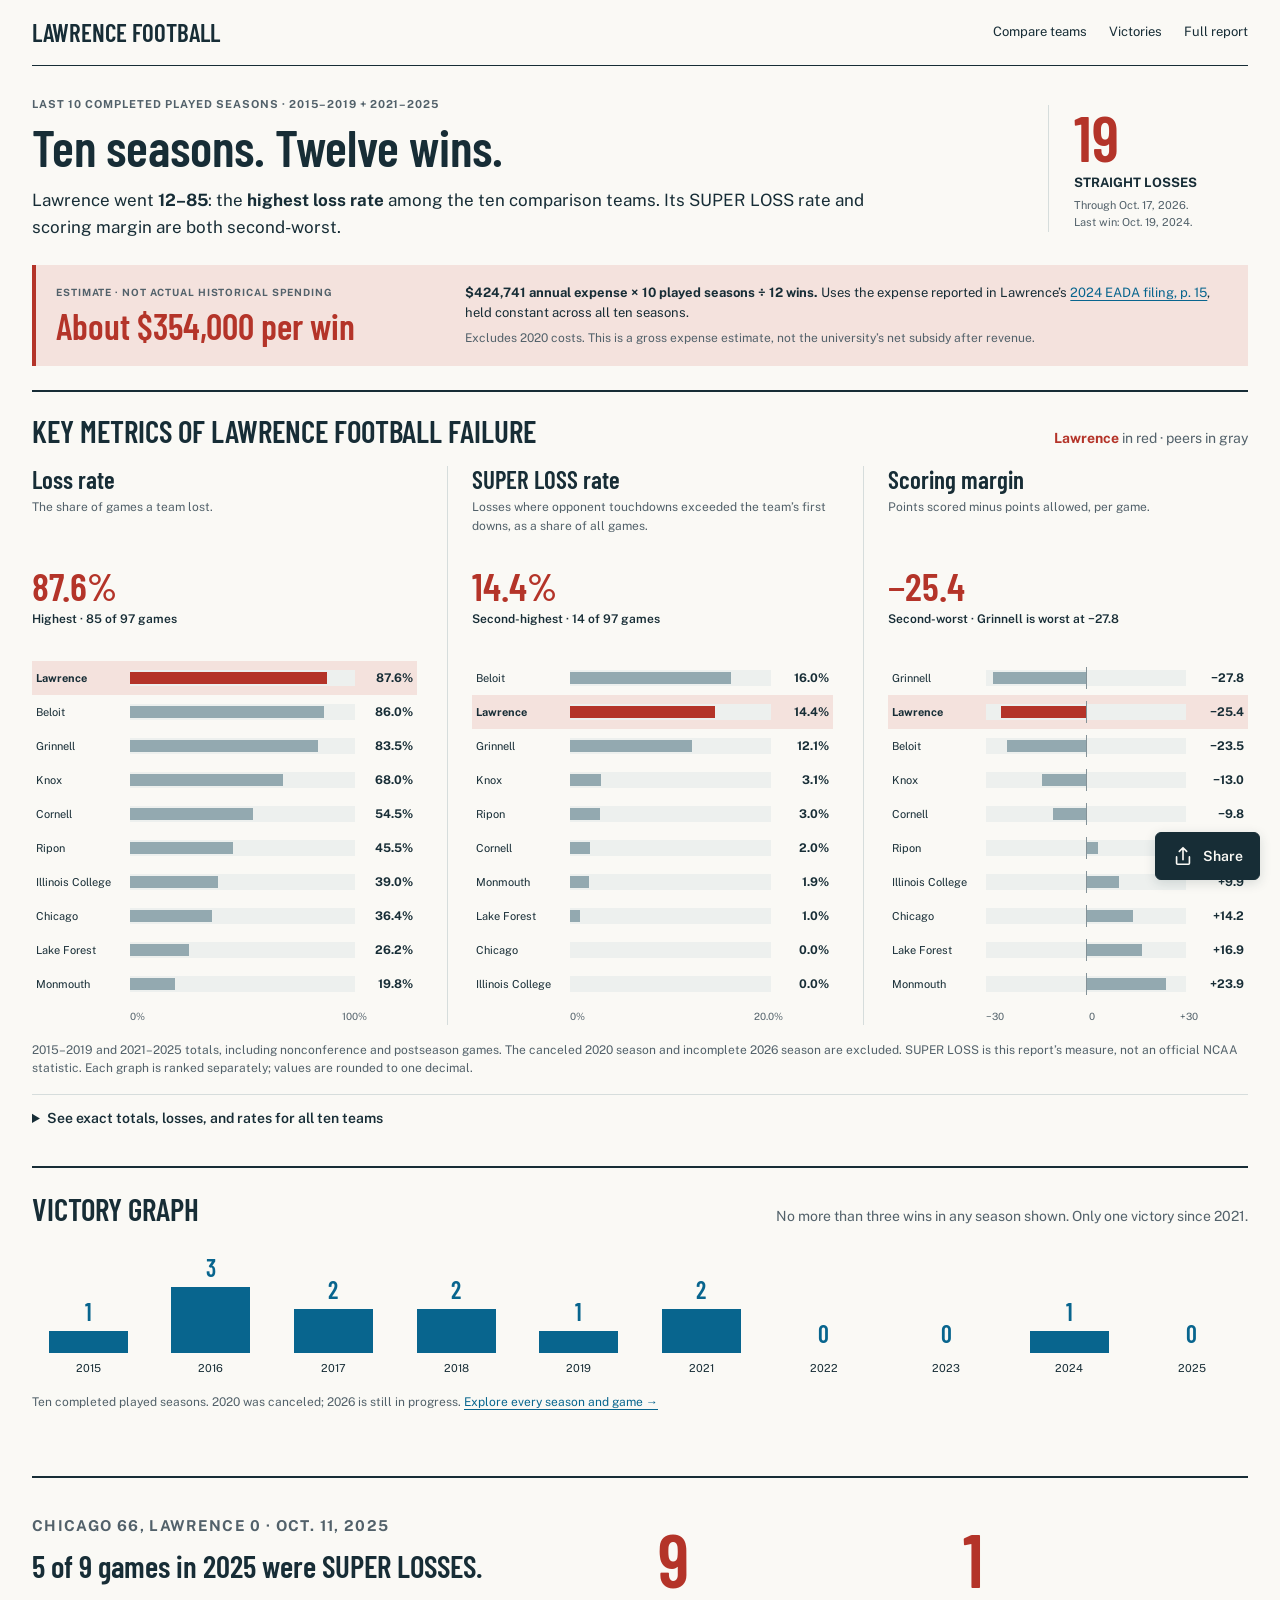
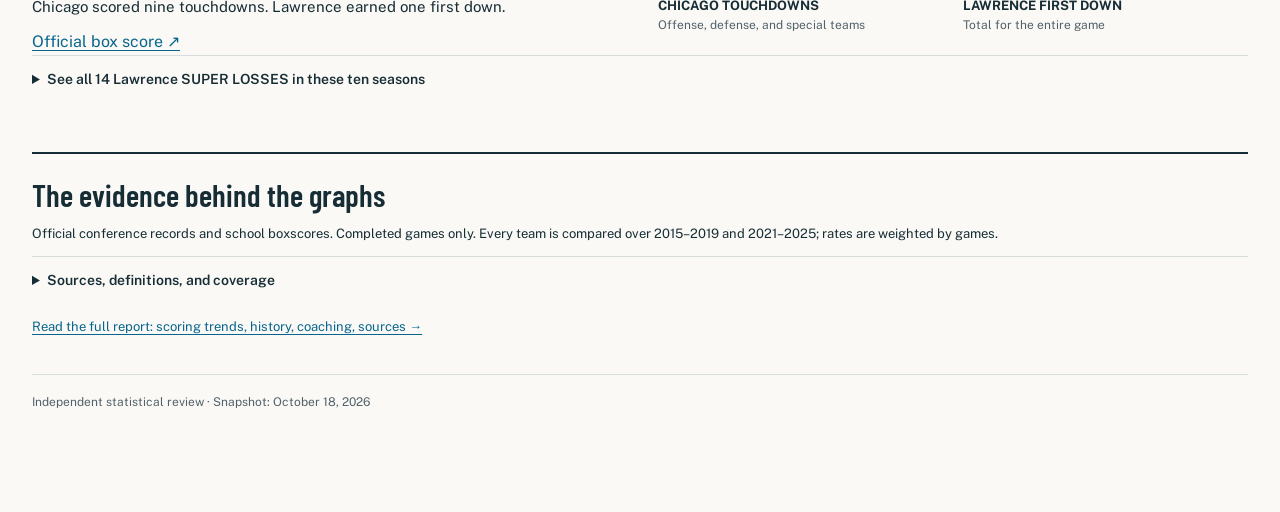
<file: index.html>
<!doctype html><html lang="en"><head><meta charset="utf-8"><meta name="viewport" content="width=device-width,initial-scale=1"><title>Lawrence football: ten seasons, twelve wins</title><meta name="description" content="Lawrence football compared with every current Midwest Conference team over the last ten completed played seasons (2015–2019 and 2021–2025): loss rates, SUPER LOSS rates, scoring margins, and victories."><link rel="canonical" href="https://lu-football-review.vercel.app/"><meta property="og:type" content="website"><meta property="og:site_name" content="Lawrence Football Review"><meta property="og:title" content="Lawrence football: ten seasons, twelve wins"><meta property="og:description" content="Wins, losses, scoring margins, SUPER LOSSES, and the evidence behind the Lawrence football review."><meta property="og:url" content="https://lu-football-review.vercel.app/"><meta property="og:image" content="https://lu-football-review.vercel.app/assets/share-preview.png"><meta property="og:image:type" content="image/png"><meta property="og:image:width" content="1200"><meta property="og:image:height" content="630"><meta property="og:image:alt" content="Lawrence football, last ten completed played seasons: 12 wins, 85 losses, 87.6 percent loss rate, minus 25.4 points per game scoring margin."><meta name="twitter:card" content="summary_large_image"><meta name="twitter:title" content="Lawrence football: ten seasons, twelve wins"><meta name="twitter:description" content="Wins, losses, scoring margins, SUPER LOSSES, and the evidence behind the Lawrence football review."><meta name="twitter:image" content="https://lu-football-review.vercel.app/assets/share-preview.png"><link rel="stylesheet" href="fonts.css"><link rel="stylesheet" href="story.css"><script defer src="story.js"></script></head><body><a class="skip" href="#main">Skip to report</a><div class="wrap"><header class="masthead"><a class="brand" href="#main">LAWRENCE FOOTBALL</a><nav aria-label="Report navigation"><a href="#conference-history">Compare teams</a><a href="#victories">Victories</a><a href="full-report.html">Full report</a></nav><div class="share-control"><button id="share-button" type="button" aria-label="Share this report"><svg width="18" height="18" viewBox="0 0 24 24" fill="none" stroke="currentColor" stroke-width="1.8" stroke-linecap="round" stroke-linejoin="round" aria-hidden="true"><path d="M12 16V3m-4 4 4-4 4 4M5 13v7a1 1 0 0 0 1 1h12a1 1 0 0 0 1-1v-7"/></svg>Share</button><span id="share-status" role="status" aria-live="polite"></span><div id="share-fallback" hidden><label for="share-url">Copy this link</label><input id="share-url" type="url" readonly value="https://lu-football-review.vercel.app/"></div></div></header><main id="main">
<section class="opening"><div><p class="eyebrow">Last 10 completed played seasons · 2015–2019 + 2021–2025</p><h1>Ten seasons. Twelve wins.</h1><p class="lede">Lawrence went <strong>12–85</strong>: the <strong>highest loss rate</strong> among the ten comparison teams. Its SUPER LOSS rate and scoring margin are both second-worst.</p></div><aside class="streak" aria-label="Current losing streak"><strong>19</strong><span>STRAIGHT LOSSES</span><small>Through Oct. 17, 2026.<br>Last win: Oct. 19, 2024.</small></aside></section>
<section class="cost-estimate" id="cost-per-win" aria-labelledby="cost-heading"><div><p class="eyebrow">ESTIMATE · NOT ACTUAL HISTORICAL SPENDING</p><h2 id="cost-heading">About $354,000 per win</h2></div><div><p><strong>$424,741 annual expense × 10 played seasons ÷ 12 wins.</strong> Uses the expense reported in Lawrence’s <a href="https://vikings.lawrence.edu/documents/2024/12/4/eada_eport_2024.pdf">2024 EADA filing, p. 15</a>, held constant across all ten seasons.</p><p class="cost-limit">Excludes 2020 costs. This is a gross expense estimate, not the university’s net subsidy after revenue.</p></div></section>
<section class="comparison" id="conference-history"><div class="section-heading"><h2>KEY METRICS OF LAWRENCE FOOTBALL FAILURE</h2><p class="legend"><b>Lawrence</b> in red · peers in gray</p></div><div class="compare-grid">
<article class="metric" id="loss-rate"><h3>Loss rate</h3><p class="metric-subtitle">The share of games a team lost.</p><div class="metric-value">87.6%</div><p class="metric-finding">Highest · 85 of 97 games</p><div class="chart " role="group" aria-label="Loss rates, 2015–2019 and 2021–2025"><div class="chart-row lawrence" title="12 wins; 85 losses in 97 games"><span>Lawrence</span><div class="track" aria-hidden="true"><i class="bar" style="left:0.000%;width:87.600%"></i></div><strong>87.6%</strong></div><div class="chart-row " title="14 wins; 86 losses in 100 games"><span>Beloit</span><div class="track" aria-hidden="true"><i class="bar" style="left:0.000%;width:86.000%"></i></div><strong>86.0%</strong></div><div class="chart-row " title="15 wins; 76 losses in 91 games"><span>Grinnell</span><div class="track" aria-hidden="true"><i class="bar" style="left:0.000%;width:83.500%"></i></div><strong>83.5%</strong></div><div class="chart-row " title="31 wins; 66 losses in 97 games"><span>Knox</span><div class="track" aria-hidden="true"><i class="bar" style="left:0.000%;width:68.000%"></i></div><strong>68.0%</strong></div><div class="chart-row " title="45 wins; 54 losses in 99 games"><span>Cornell</span><div class="track" aria-hidden="true"><i class="bar" style="left:0.000%;width:54.500%"></i></div><strong>54.5%</strong></div><div class="chart-row " title="54 wins; 45 losses in 99 games"><span>Ripon</span><div class="track" aria-hidden="true"><i class="bar" style="left:0.000%;width:45.500%"></i></div><strong>45.5%</strong></div><div class="chart-row " title="61 wins; 39 losses in 100 games"><span>Illinois College</span><div class="track" aria-hidden="true"><i class="bar" style="left:0.000%;width:39.000%"></i></div><strong>39.0%</strong></div><div class="chart-row " title="63 wins; 36 losses in 99 games"><span>Chicago</span><div class="track" aria-hidden="true"><i class="bar" style="left:0.000%;width:36.400%"></i></div><strong>36.4%</strong></div><div class="chart-row " title="76 wins; 27 losses in 103 games"><span>Lake Forest</span><div class="track" aria-hidden="true"><i class="bar" style="left:0.000%;width:26.200%"></i></div><strong>26.2%</strong></div><div class="chart-row " title="85 wins; 21 losses in 106 games"><span>Monmouth</span><div class="track" aria-hidden="true"><i class="bar" style="left:0.000%;width:19.800%"></i></div><strong>19.8%</strong></div></div><div class="axis" aria-hidden="true"><span>0%</span><span>100%</span></div></article>
<article class="metric" id="super-loss-rate"><h3>SUPER LOSS rate</h3><p class="metric-subtitle">Losses where opponent touchdowns exceeded the team’s first downs, as a share of all games.</p><div class="metric-value">14.4%</div><p class="metric-finding">Second-highest · 14 of 97 games</p><div class="chart " role="group" aria-label="SUPER LOSS rates, 2015–2019 and 2021–2025"><div class="chart-row " title="16 SUPER LOSSES in 100 games"><span>Beloit</span><div class="track" aria-hidden="true"><i class="bar" style="left:0.000%;width:80.000%"></i></div><strong>16.0%</strong></div><div class="chart-row lawrence" title="14 SUPER LOSSES in 97 games"><span>Lawrence</span><div class="track" aria-hidden="true"><i class="bar" style="left:0.000%;width:72.000%"></i></div><strong>14.4%</strong></div><div class="chart-row " title="11 SUPER LOSSES in 91 games"><span>Grinnell</span><div class="track" aria-hidden="true"><i class="bar" style="left:0.000%;width:60.500%"></i></div><strong>12.1%</strong></div><div class="chart-row " title="3 SUPER LOSSES in 97 games"><span>Knox</span><div class="track" aria-hidden="true"><i class="bar" style="left:0.000%;width:15.500%"></i></div><strong>3.1%</strong></div><div class="chart-row " title="3 SUPER LOSSES in 99 games"><span>Ripon</span><div class="track" aria-hidden="true"><i class="bar" style="left:0.000%;width:15.000%"></i></div><strong>3.0%</strong></div><div class="chart-row " title="2 SUPER LOSSES in 99 games"><span>Cornell</span><div class="track" aria-hidden="true"><i class="bar" style="left:0.000%;width:10.000%"></i></div><strong>2.0%</strong></div><div class="chart-row " title="2 SUPER LOSSES in 106 games"><span>Monmouth</span><div class="track" aria-hidden="true"><i class="bar" style="left:0.000%;width:9.500%"></i></div><strong>1.9%</strong></div><div class="chart-row " title="1 SUPER LOSSES in 103 games"><span>Lake Forest</span><div class="track" aria-hidden="true"><i class="bar" style="left:0.000%;width:5.000%"></i></div><strong>1.0%</strong></div><div class="chart-row " title="0 SUPER LOSSES in 99 games"><span>Chicago</span><div class="track" aria-hidden="true"><i class="bar" style="left:0.000%;width:0.000%"></i></div><strong>0.0%</strong></div><div class="chart-row " title="0 SUPER LOSSES in 100 games"><span>Illinois College</span><div class="track" aria-hidden="true"><i class="bar" style="left:0.000%;width:0.000%"></i></div><strong>0.0%</strong></div></div><div class="axis" aria-hidden="true"><span>0%</span><span>20.0%</span></div></article>
<article class="metric" id="scoring-margin"><h3>Scoring margin</h3><p class="metric-subtitle">Points scored minus points allowed, per game.</p><div class="metric-value">−25.4</div><p class="metric-finding">Second-worst · Grinnell is worst at −27.8</p><div class="chart margin" role="group" aria-label="Average scoring margins, 2015–2019 and 2021–2025"><div class="chart-row " title="1200 points scored; 3726 allowed in 91 games"><span>Grinnell</span><div class="track" aria-hidden="true"><i class="bar" style="left:3.667%;width:46.333%"></i></div><strong>−27.8</strong></div><div class="chart-row lawrence" title="1357 points scored; 3824 allowed in 97 games"><span>Lawrence</span><div class="track" aria-hidden="true"><i class="bar" style="left:7.667%;width:42.333%"></i></div><strong>−25.4</strong></div><div class="chart-row " title="1603 points scored; 3952 allowed in 100 games"><span>Beloit</span><div class="track" aria-hidden="true"><i class="bar" style="left:10.833%;width:39.167%"></i></div><strong>−23.5</strong></div><div class="chart-row " title="1803 points scored; 3065 allowed in 97 games"><span>Knox</span><div class="track" aria-hidden="true"><i class="bar" style="left:28.333%;width:21.667%"></i></div><strong>−13.0</strong></div><div class="chart-row " title="2278 points scored; 3246 allowed in 99 games"><span>Cornell</span><div class="track" aria-hidden="true"><i class="bar" style="left:33.667%;width:16.333%"></i></div><strong>−9.8</strong></div><div class="chart-row " title="2658 points scored; 2288 allowed in 99 games"><span>Ripon</span><div class="track" aria-hidden="true"><i class="bar" style="left:50.000%;width:6.167%"></i></div><strong>+3.7</strong></div><div class="chart-row " title="3498 points scored; 2507 allowed in 100 games"><span>Illinois College</span><div class="track" aria-hidden="true"><i class="bar" style="left:50.000%;width:16.500%"></i></div><strong>+9.9</strong></div><div class="chart-row " title="3253 points scored; 1843 allowed in 99 games"><span>Chicago</span><div class="track" aria-hidden="true"><i class="bar" style="left:50.000%;width:23.667%"></i></div><strong>+14.2</strong></div><div class="chart-row " title="3639 points scored; 1894 allowed in 103 games"><span>Lake Forest</span><div class="track" aria-hidden="true"><i class="bar" style="left:50.000%;width:28.167%"></i></div><strong>+16.9</strong></div><div class="chart-row " title="4013 points scored; 1481 allowed in 106 games"><span>Monmouth</span><div class="track" aria-hidden="true"><i class="bar" style="left:50.000%;width:39.833%"></i></div><strong>+23.9</strong></div></div><div class="axis" aria-hidden="true"><span>−30</span><span>0</span><span>+30</span></div></article></div>
<p class="chart-note">2015–2019 and 2021–2025 totals, including nonconference and postseason games. The canceled 2020 season and incomplete 2026 season are excluded. SUPER LOSS is this report’s measure, not an official NCAA statistic. Each graph is ranked separately; values are rounded to one decimal.</p>
<details class="details"><summary>See exact totals, losses, and rates for all ten teams</summary><div class="table-scroll" tabindex="0" role="region" aria-label="Full comparison table; scroll horizontally"><table><caption>Last 10 completed played seasons · sorted by total losses</caption><thead><tr><th>Team</th><th>Losses</th><th>Wins</th><th>Games</th><th>Loss rate</th><th>Super losses</th><th>Super rate</th><th>Margin/game</th></tr></thead><tbody><tr class=""><th scope="row">Beloit</th><td>86</td><td>14</td><td>100</td><td>86.0%</td><td>16</td><td>16.0%</td><td>−23.5</td></tr><tr class="lawrence"><th scope="row">Lawrence</th><td>85</td><td>12</td><td>97</td><td>87.6%</td><td>14</td><td>14.4%</td><td>−25.4</td></tr><tr class=""><th scope="row">Grinnell</th><td>76</td><td>15</td><td>91</td><td>83.5%</td><td>11</td><td>12.1%</td><td>−27.8</td></tr><tr class=""><th scope="row">Knox</th><td>66</td><td>31</td><td>97</td><td>68.0%</td><td>3</td><td>3.1%</td><td>−13.0</td></tr><tr class=""><th scope="row">Cornell</th><td>54</td><td>45</td><td>99</td><td>54.5%</td><td>2</td><td>2.0%</td><td>−9.8</td></tr><tr class=""><th scope="row">Ripon</th><td>45</td><td>54</td><td>99</td><td>45.5%</td><td>3</td><td>3.0%</td><td>+3.7</td></tr><tr class=""><th scope="row">Illinois College</th><td>39</td><td>61</td><td>100</td><td>39.0%</td><td>0</td><td>0.0%</td><td>+9.9</td></tr><tr class=""><th scope="row">Chicago</th><td>36</td><td>63</td><td>99</td><td>36.4%</td><td>0</td><td>0.0%</td><td>+14.2</td></tr><tr class=""><th scope="row">Lake Forest</th><td>27</td><td>76</td><td>103</td><td>26.2%</td><td>1</td><td>1.0%</td><td>+16.9</td></tr><tr class=""><th scope="row">Monmouth</th><td>21</td><td>85</td><td>106</td><td>19.8%</td><td>2</td><td>1.9%</td><td>+23.9</td></tr></tbody></table></div><p><a href="data/mwc-last-10.csv" download>All comparison data</a> · <a href="full-report.html#conference-history">2011–2025 comparison</a> · <a href="full-report.html#conference">2025 comparison</a></p></details></section>
<section class="story-section" id="victories"><div class="section-heading"><h2>VICTORY GRAPH</h2><p>No more than three wins in any season shown. Only one victory since 2021.</p></div><div class="victory-graph" id="victory-graph" role="group" aria-label="Lawrence victories in the last ten completed played seasons"><div class="victory-year"><div class="victory-column"><strong>1</strong><div class="victory-bar" style="height:22px" aria-hidden="true"></div></div><span class="victory-label">2015</span></div><div class="victory-year"><div class="victory-column"><strong>3</strong><div class="victory-bar" style="height:66px" aria-hidden="true"></div></div><span class="victory-label">2016</span></div><div class="victory-year"><div class="victory-column"><strong>2</strong><div class="victory-bar" style="height:44px" aria-hidden="true"></div></div><span class="victory-label">2017</span></div><div class="victory-year"><div class="victory-column"><strong>2</strong><div class="victory-bar" style="height:44px" aria-hidden="true"></div></div><span class="victory-label">2018</span></div><div class="victory-year"><div class="victory-column"><strong>1</strong><div class="victory-bar" style="height:22px" aria-hidden="true"></div></div><span class="victory-label">2019</span></div><div class="victory-year"><div class="victory-column"><strong>2</strong><div class="victory-bar" style="height:44px" aria-hidden="true"></div></div><span class="victory-label">2021</span></div><div class="victory-year"><div class="victory-column"><strong>0</strong><div class="victory-bar" style="height:0px" aria-hidden="true"></div></div><span class="victory-label">2022</span></div><div class="victory-year"><div class="victory-column"><strong>0</strong><div class="victory-bar" style="height:0px" aria-hidden="true"></div></div><span class="victory-label">2023</span></div><div class="victory-year"><div class="victory-column"><strong>1</strong><div class="victory-bar" style="height:22px" aria-hidden="true"></div></div><span class="victory-label">2024</span></div><div class="victory-year"><div class="victory-column"><strong>0</strong><div class="victory-bar" style="height:0px" aria-hidden="true"></div></div><span class="victory-label">2025</span></div></div><p class="chart-note">Ten completed played seasons. 2020 was canceled; 2026 is still in progress. <a href="full-report.html#seasons">Explore every season and game →</a></p></section>
<section class="story-section" id="super-losses"><div class="spotlight"><div><p class="eyebrow">Chicago 66, Lawrence 0 · Oct. 11, 2025</p><h2>5 of 9 games in 2025 were SUPER LOSSES.</h2><p>Chicago scored nine touchdowns. Lawrence earned one first down.</p><a href="https://vikings.lawrence.edu/sports/football/stats/2025/university-of-chicago/boxscore/5421">Official box score ↗</a></div><div class="score-contrast"><div><strong>9</strong><span>CHICAGO TOUCHDOWNS</span><small>Offense, defense, and special teams</small></div><div><strong>1</strong><span>LAWRENCE FIRST DOWN</span><small>Total for the entire game</small></div></div></div><details class="details"><summary>See all 14 Lawrence SUPER LOSSES in these ten seasons</summary><div class="table-scroll" tabindex="0" role="region" aria-label="Lawrence super losses; scroll horizontally"><table><thead><tr><th>Year</th><th>Opponent / source</th><th>LU score</th><th>LU first downs</th><th>Opponent TDs</th></tr></thead><tbody><tr><td>2015</td><th scope="row"><a href="https://vikings.lawrence.edu/sports/football/stats/2015/rockford/boxscore/359">Rockford</a></th><td>17–52</td><td>5</td><td>7</td></tr><tr><td>2018</td><th scope="row"><a href="https://vikings.lawrence.edu/sports/football/stats/2018/st-norbert/boxscore/395">St. Norbert</a></th><td>0–46</td><td>4</td><td>6</td></tr><tr><td>2019</td><th scope="row"><a href="https://vikings.lawrence.edu/sports/football/stats/2019/st-norbert/boxscore/3001">St. Norbert</a></th><td>0–41</td><td>2</td><td>5</td></tr><tr><td>2021</td><th scope="row"><a href="https://vikings.lawrence.edu/sports/football/stats/2021/university-of-chicago/boxscore/3703">Chicago</a></th><td>0–66</td><td>2</td><td>9</td></tr><tr><td>2022</td><th scope="row"><a href="https://vikings.lawrence.edu/sports/football/stats/2022/lake-forest-college/boxscore/4099">Lake Forest</a></th><td>0–55</td><td>2</td><td>7</td></tr><tr><td>2022</td><th scope="row"><a href="https://vikings.lawrence.edu/sports/football/stats/2022/beloit-college/boxscore/4105">Beloit</a></th><td>0–56</td><td>6</td><td>8</td></tr><tr><td>2022</td><th scope="row"><a href="https://vikings.lawrence.edu/sports/football/stats/2022/university-of-chicago/boxscore/4107">Chicago</a></th><td>0–60</td><td>3</td><td>8</td></tr><tr><td>2022</td><th scope="row"><a href="https://vikings.lawrence.edu/sports/football/stats/2022/ripon-college/boxscore/4108">Ripon</a></th><td>0–82</td><td>3</td><td>12</td></tr><tr><td>2024</td><th scope="row"><a href="https://vikings.lawrence.edu/sports/football/stats/2024/illinois-college/boxscore/4981">Illinois</a></th><td>0–84</td><td>11</td><td>12</td></tr><tr><td>2025</td><th scope="row"><a href="https://vikings.lawrence.edu/sports/football/stats/2025/monmouth-college/boxscore/5418">Monmouth</a></th><td>7–78</td><td>7</td><td>10</td></tr><tr><td>2025</td><th scope="row"><a href="https://vikings.lawrence.edu/sports/football/stats/2025/illinois-college/boxscore/5420">Illinois</a></th><td>0–59</td><td>6</td><td>8</td></tr><tr><td>2025</td><th scope="row"><a href="https://vikings.lawrence.edu/sports/football/stats/2025/university-of-chicago/boxscore/5421">Chicago</a></th><td>0–66</td><td>1</td><td>9</td></tr><tr><td>2025</td><th scope="row"><a href="https://vikings.lawrence.edu/sports/football/stats/2025/lake-forest-college/boxscore/5424">Lake Forest</a></th><td>0–72</td><td>4</td><td>10</td></tr><tr><td>2025</td><th scope="row"><a href="https://vikings.lawrence.edu/sports/football/stats/2025/grinnell-college/boxscore/5425">Grinnell</a></th><td>6–63</td><td>4</td><td>8</td></tr></tbody></table></div></details></section>
<section class="story-section evidence" id="evidence"><h2>The evidence behind the graphs</h2><p>Official conference records and school boxscores. Completed games only. Every team is compared over 2015–2019 and 2021–2025; rates are weighted by games.</p><details class="details"><summary>Sources, definitions, and coverage</summary><ul><li><strong>Comparison group:</strong> the ten 2025 MWC teams, including Chicago’s 2015–2016 seasons before it joined. <a href="full-report.html#conference-history">Full 2011–2025 comparison, former members, and membership-period totals</a> remain in the full report.</li><li><strong>Loss rate:</strong> losses ÷ all completed games. <strong>SUPER LOSS rate:</strong> qualifying losses ÷ all completed games, including wins in the denominator. Opponent total touchdowns must be strictly greater than the losing team’s first downs. Equality does not count.</li><li><strong>Scoring margin:</strong> total points scored minus total points allowed, divided by games. All points count; this is not a pure measure of the defense. Opponent strength is not adjusted.</li><li><strong>Unequal schedules:</strong> canceled games are excluded. Grinnell played three games in 2019 and eight in 2022. No team played a 2020 MWC season.</li><li><strong>Audit coverage:</strong> The underlying 2011–2025 audit checked all 761 defeats and found 54 SUPER LOSSES. These graphs use only the ten selected seasons. Scoring-summary checks agreed in 759 cases. Two malformed summaries were resolved using team-statistics totals; neither game qualifies as a SUPER LOSS. Row-level notes are in the audit data.</li><li><strong>Audit:</strong> <a href="data/mwc-2011-2025-seasons.csv">160 team-season rows with sources</a> · <a href="data/mwc-super-audit-2011-2025.json">Every audited defeat and boxscore</a> · <a href="https://midwestconference.org/sports/2011/4/14/FB_0414112406.aspx">Official MWC archive</a>.</li></ul></details><p><a href="full-report.html">Read the full report: scoring trends, history, coaching, sources →</a></p></section></main><footer>Independent statistical review · Snapshot: October 18, 2026</footer></div></body></html>
</file>
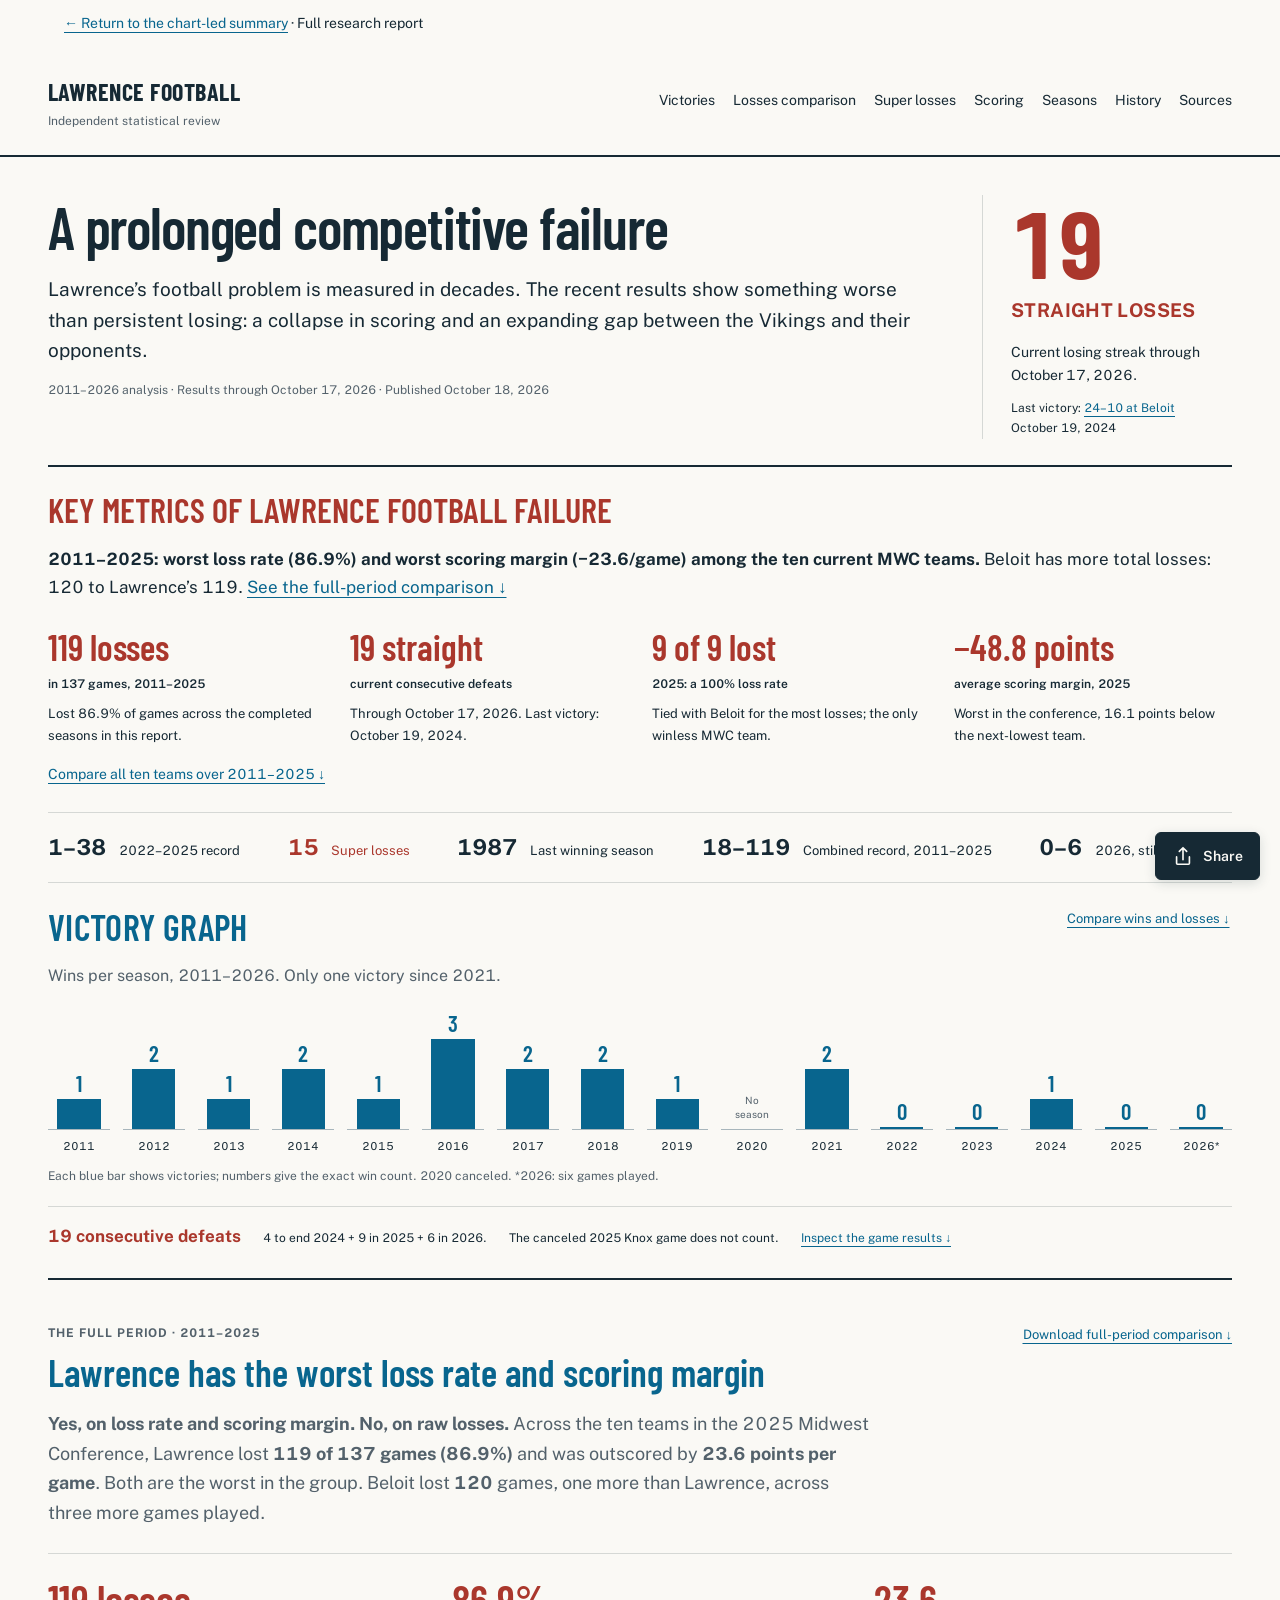
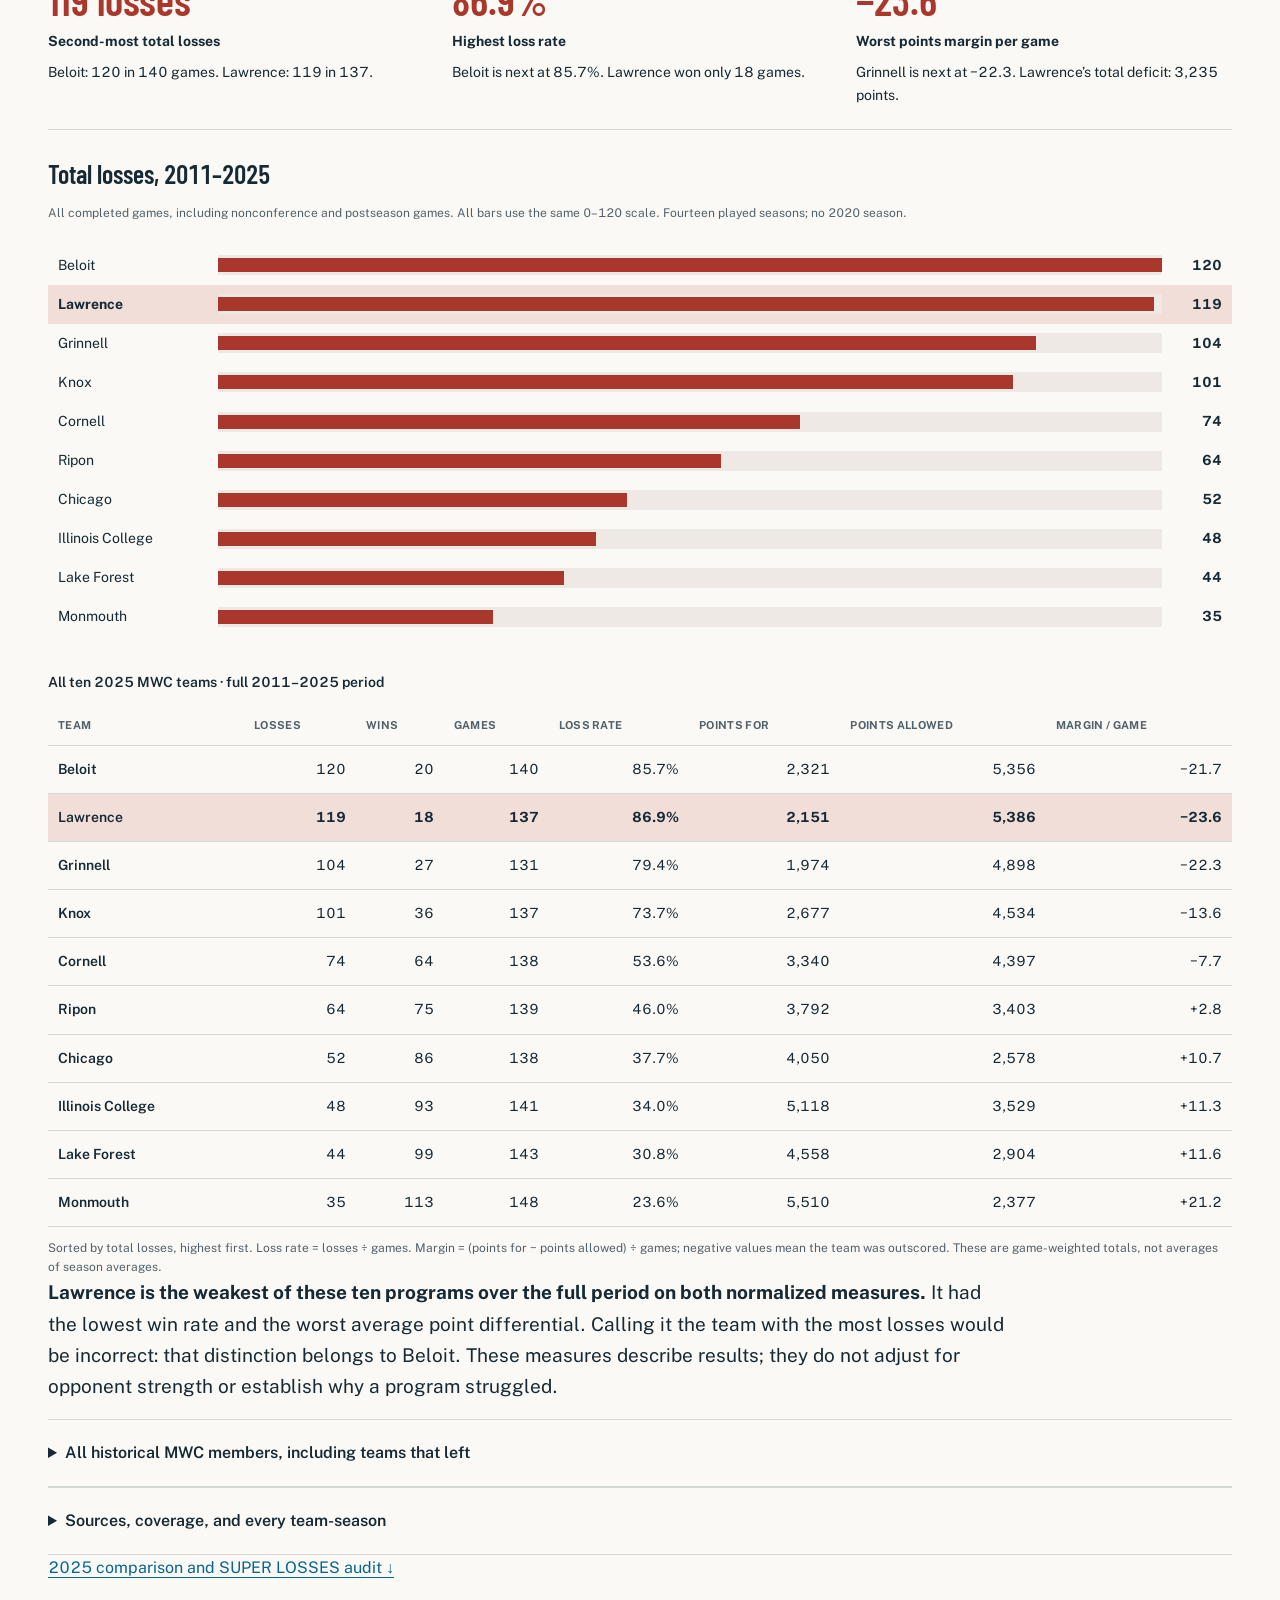
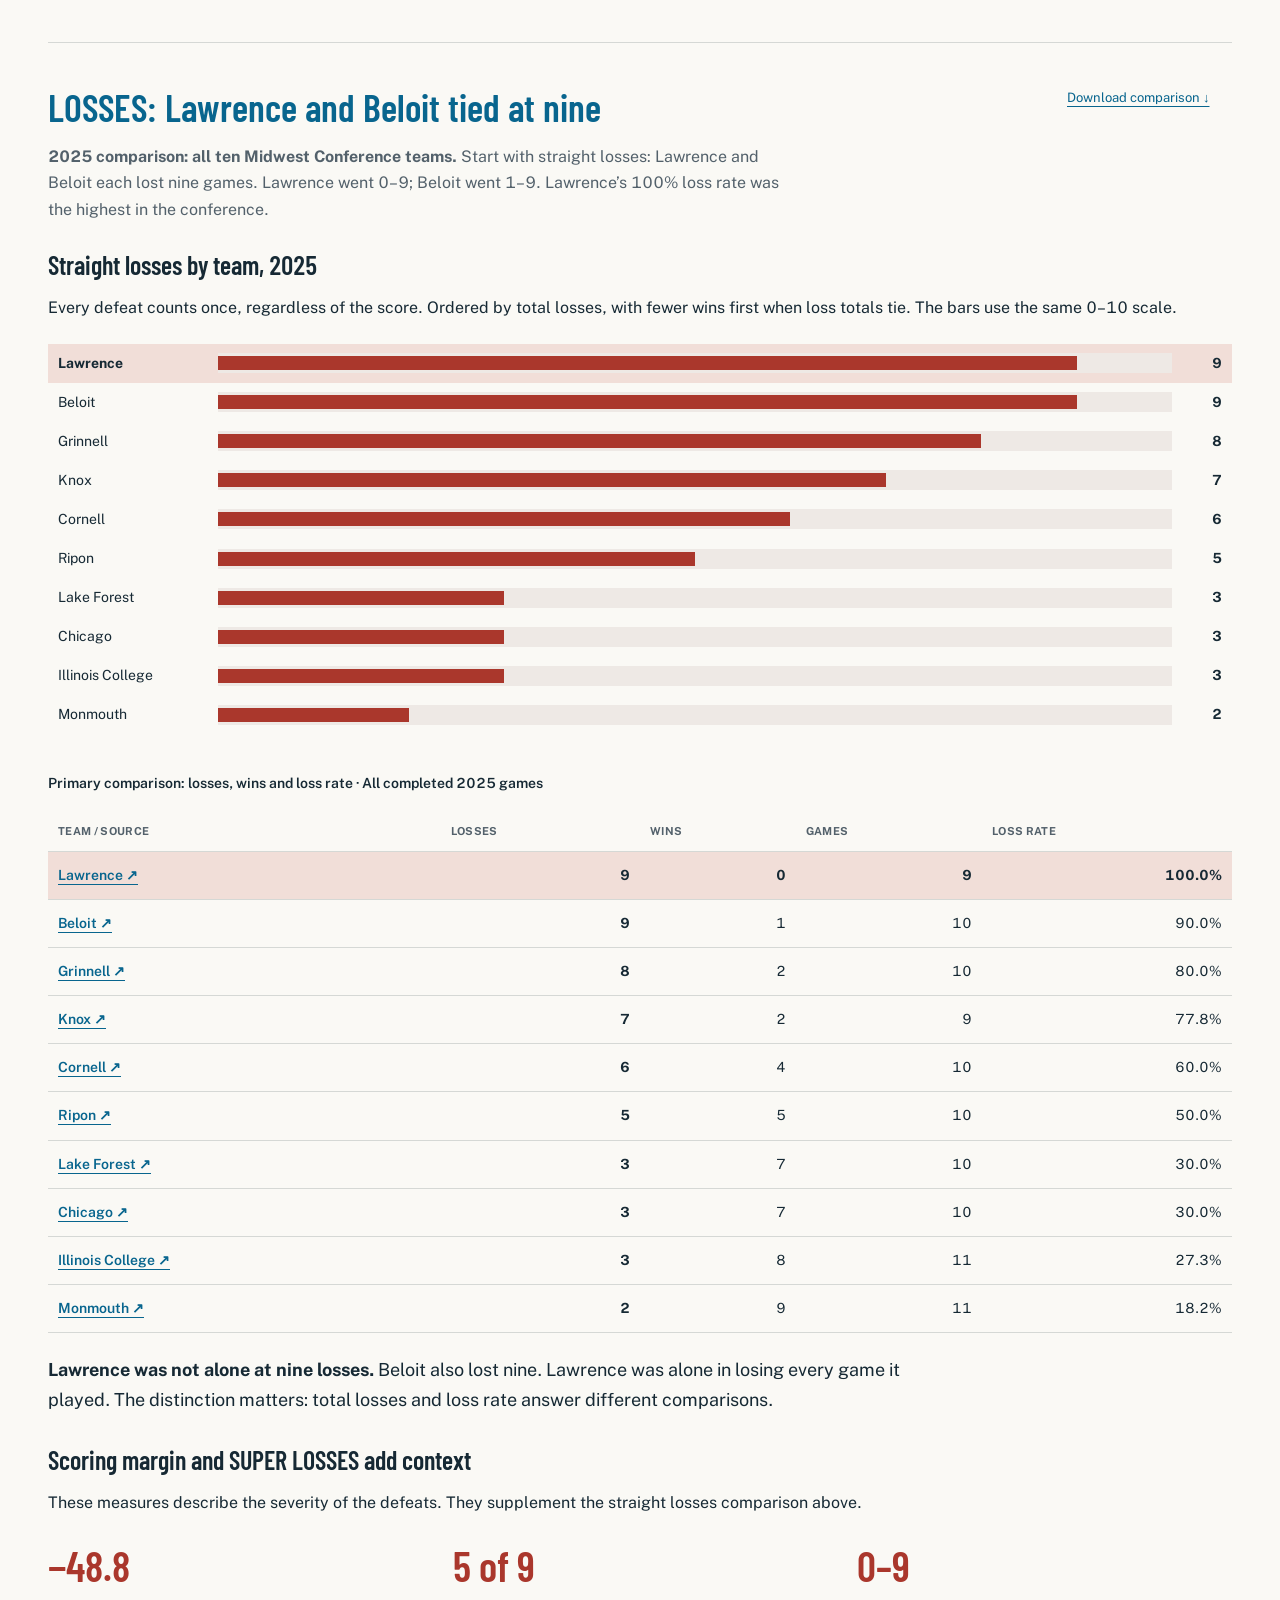
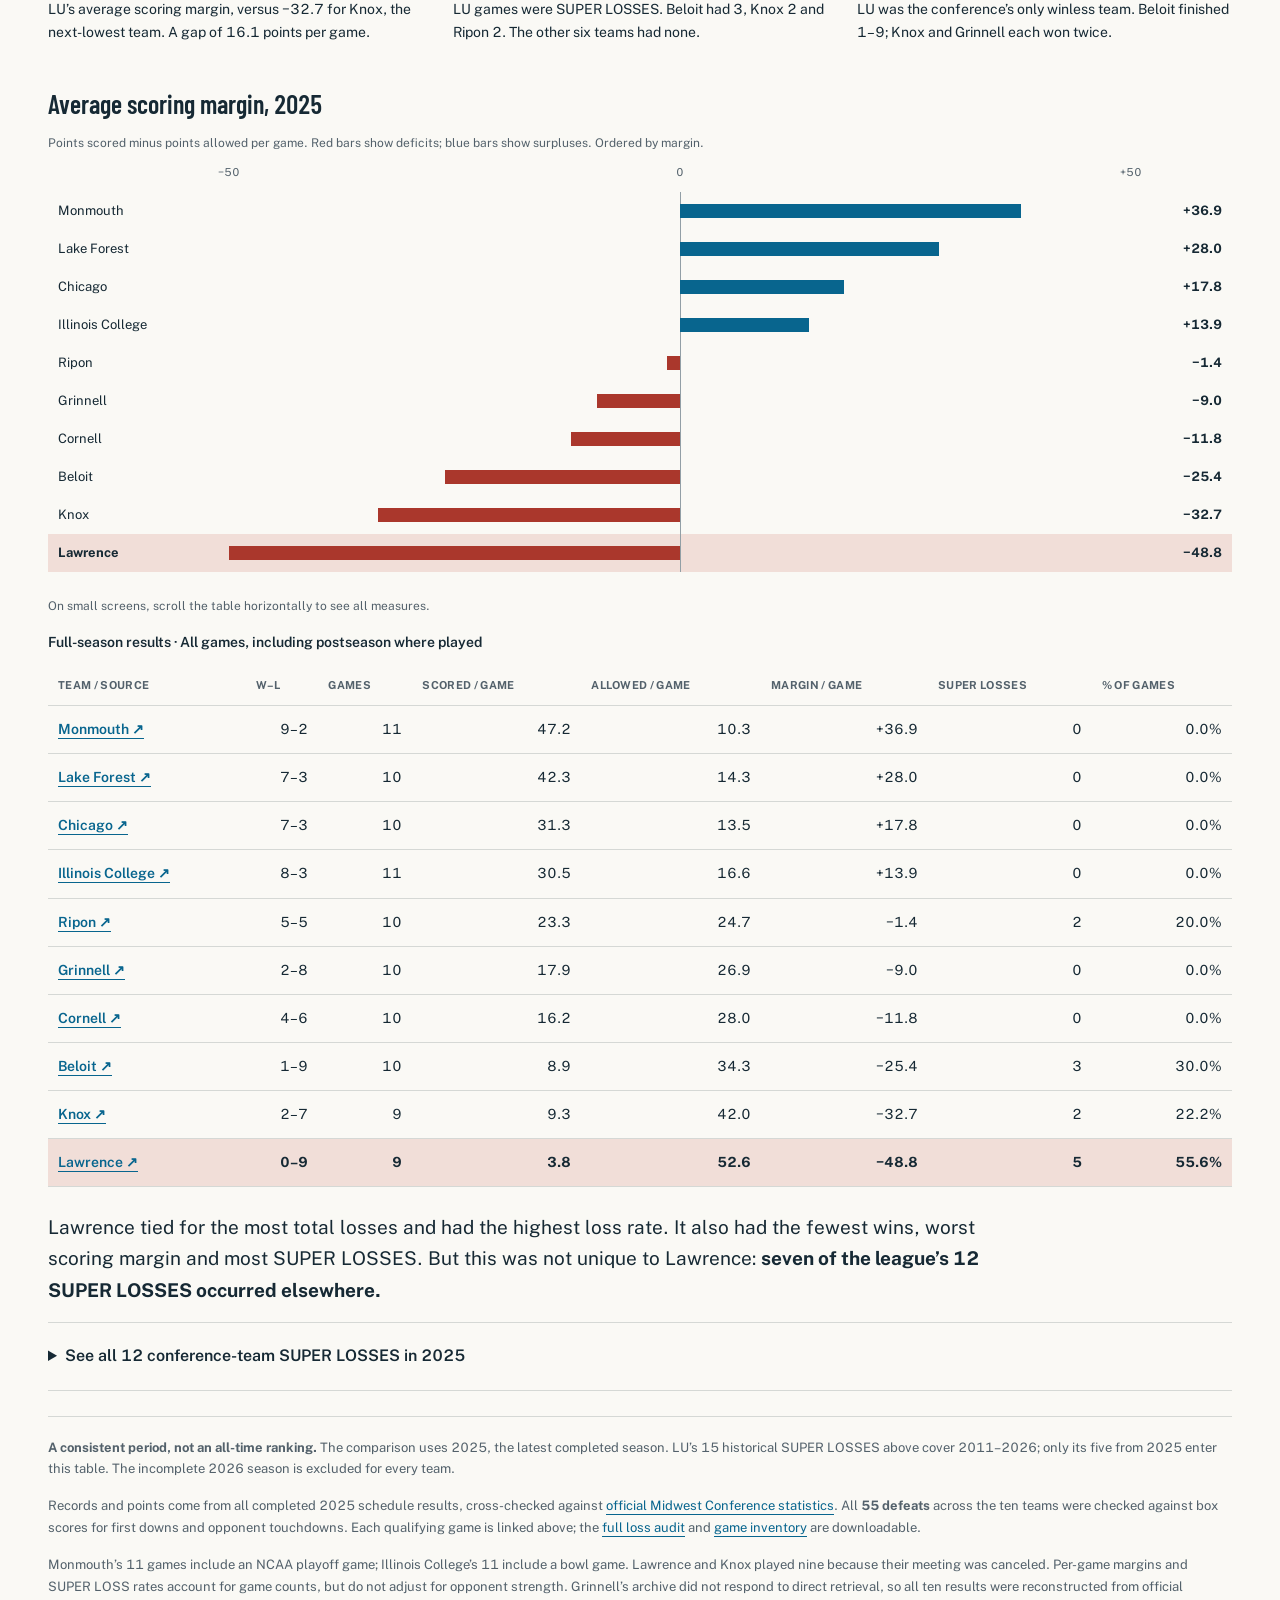
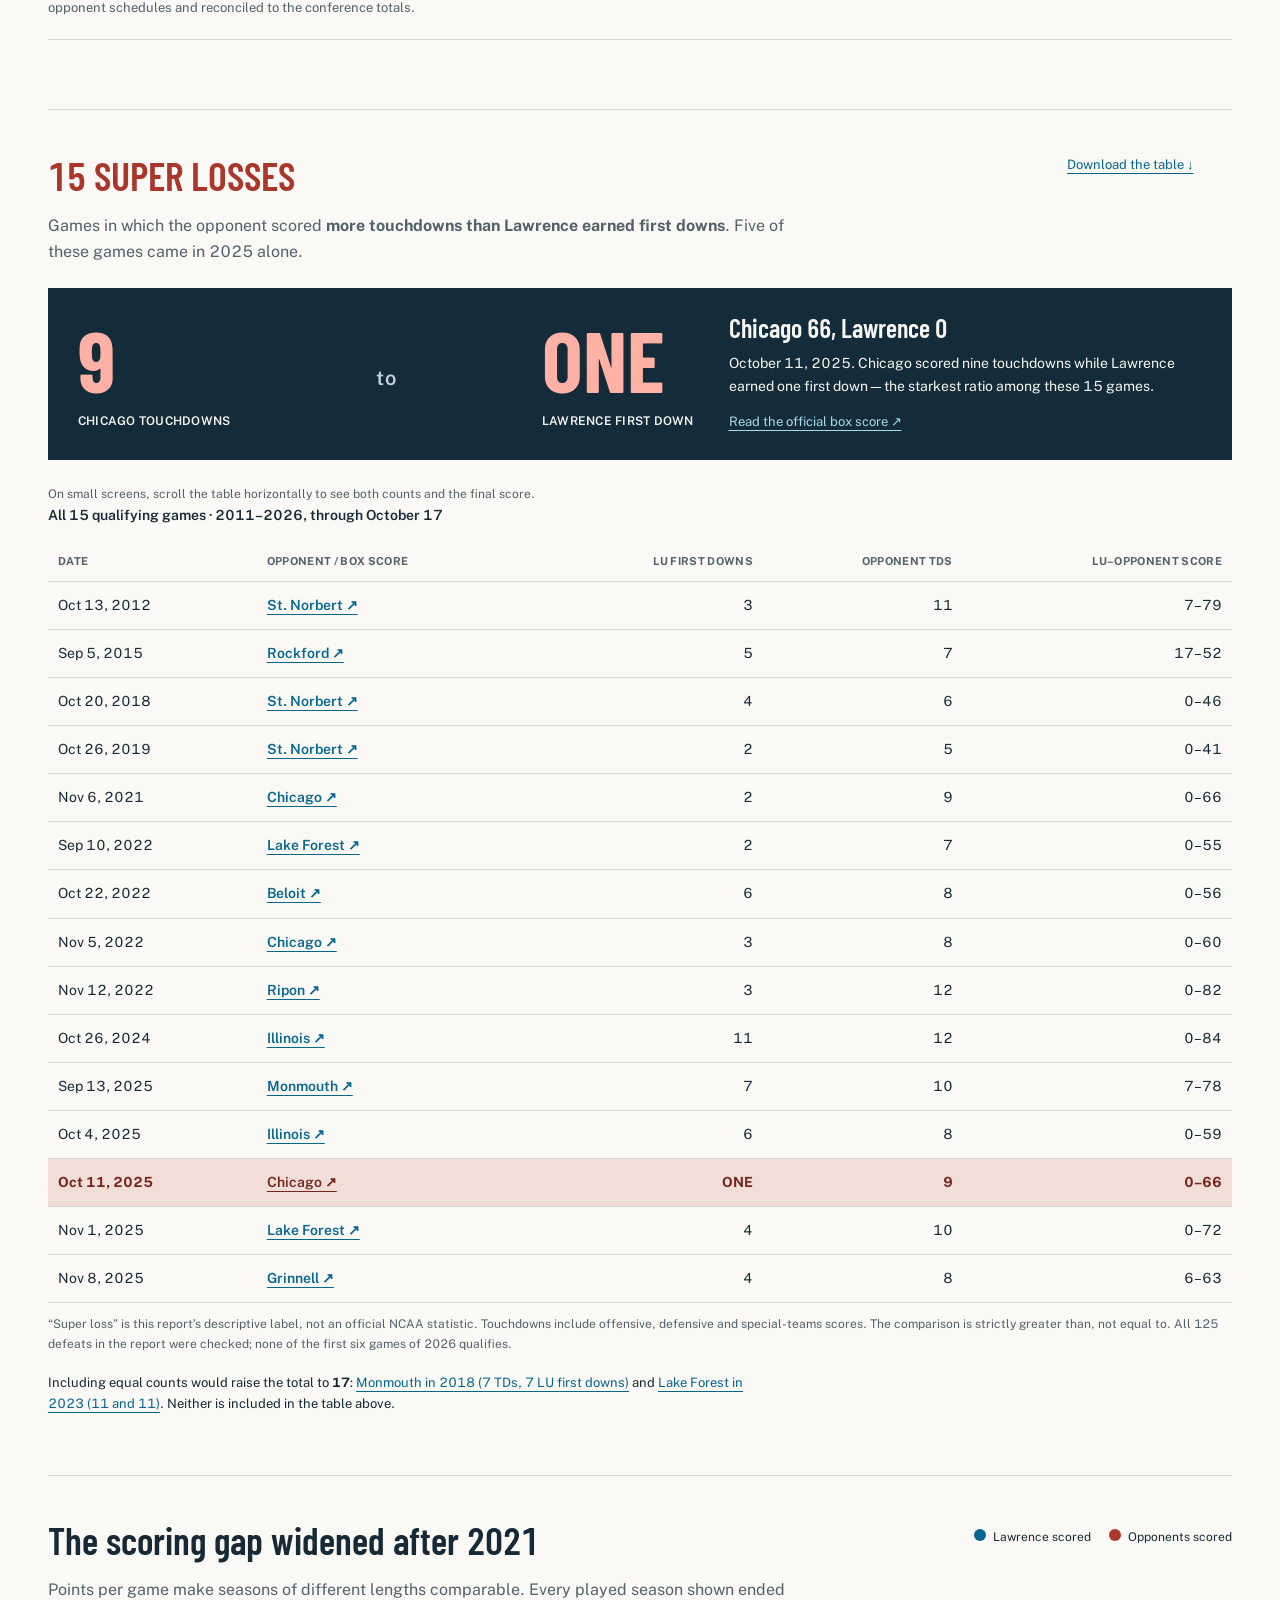
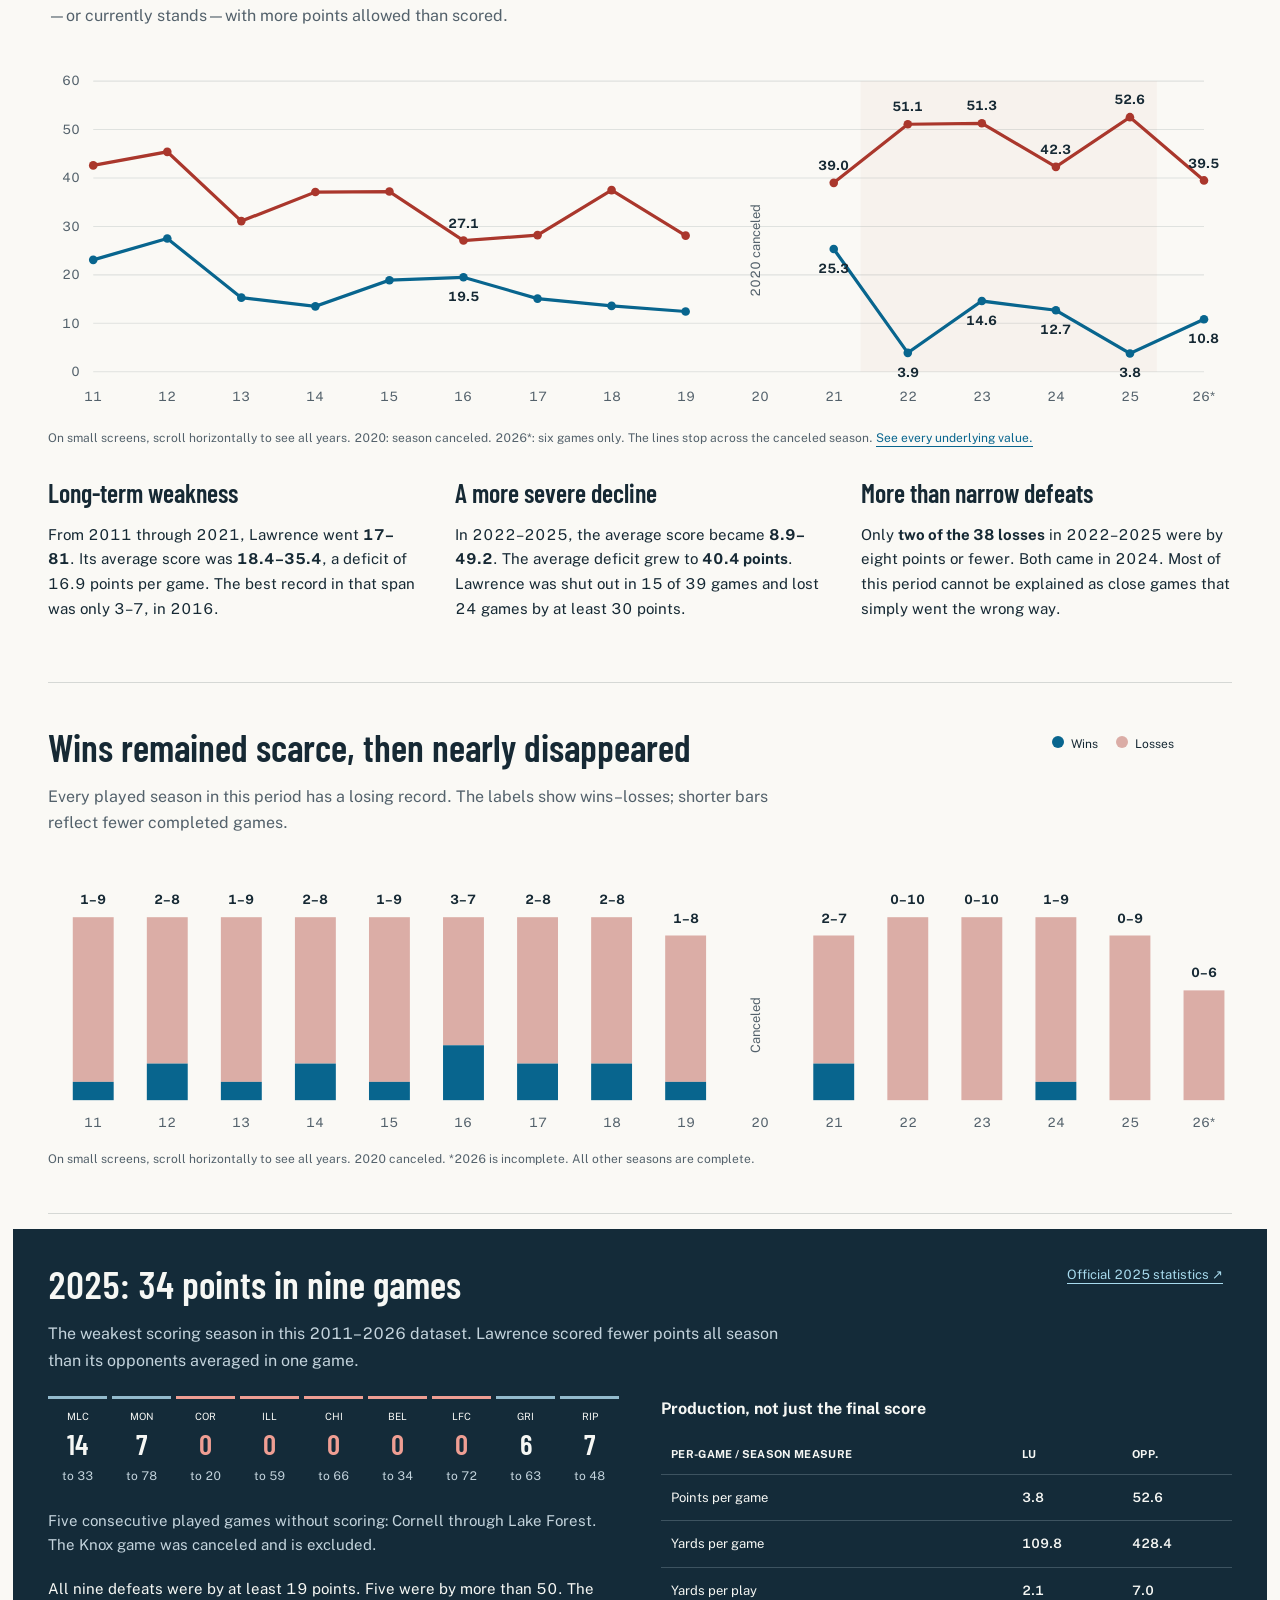
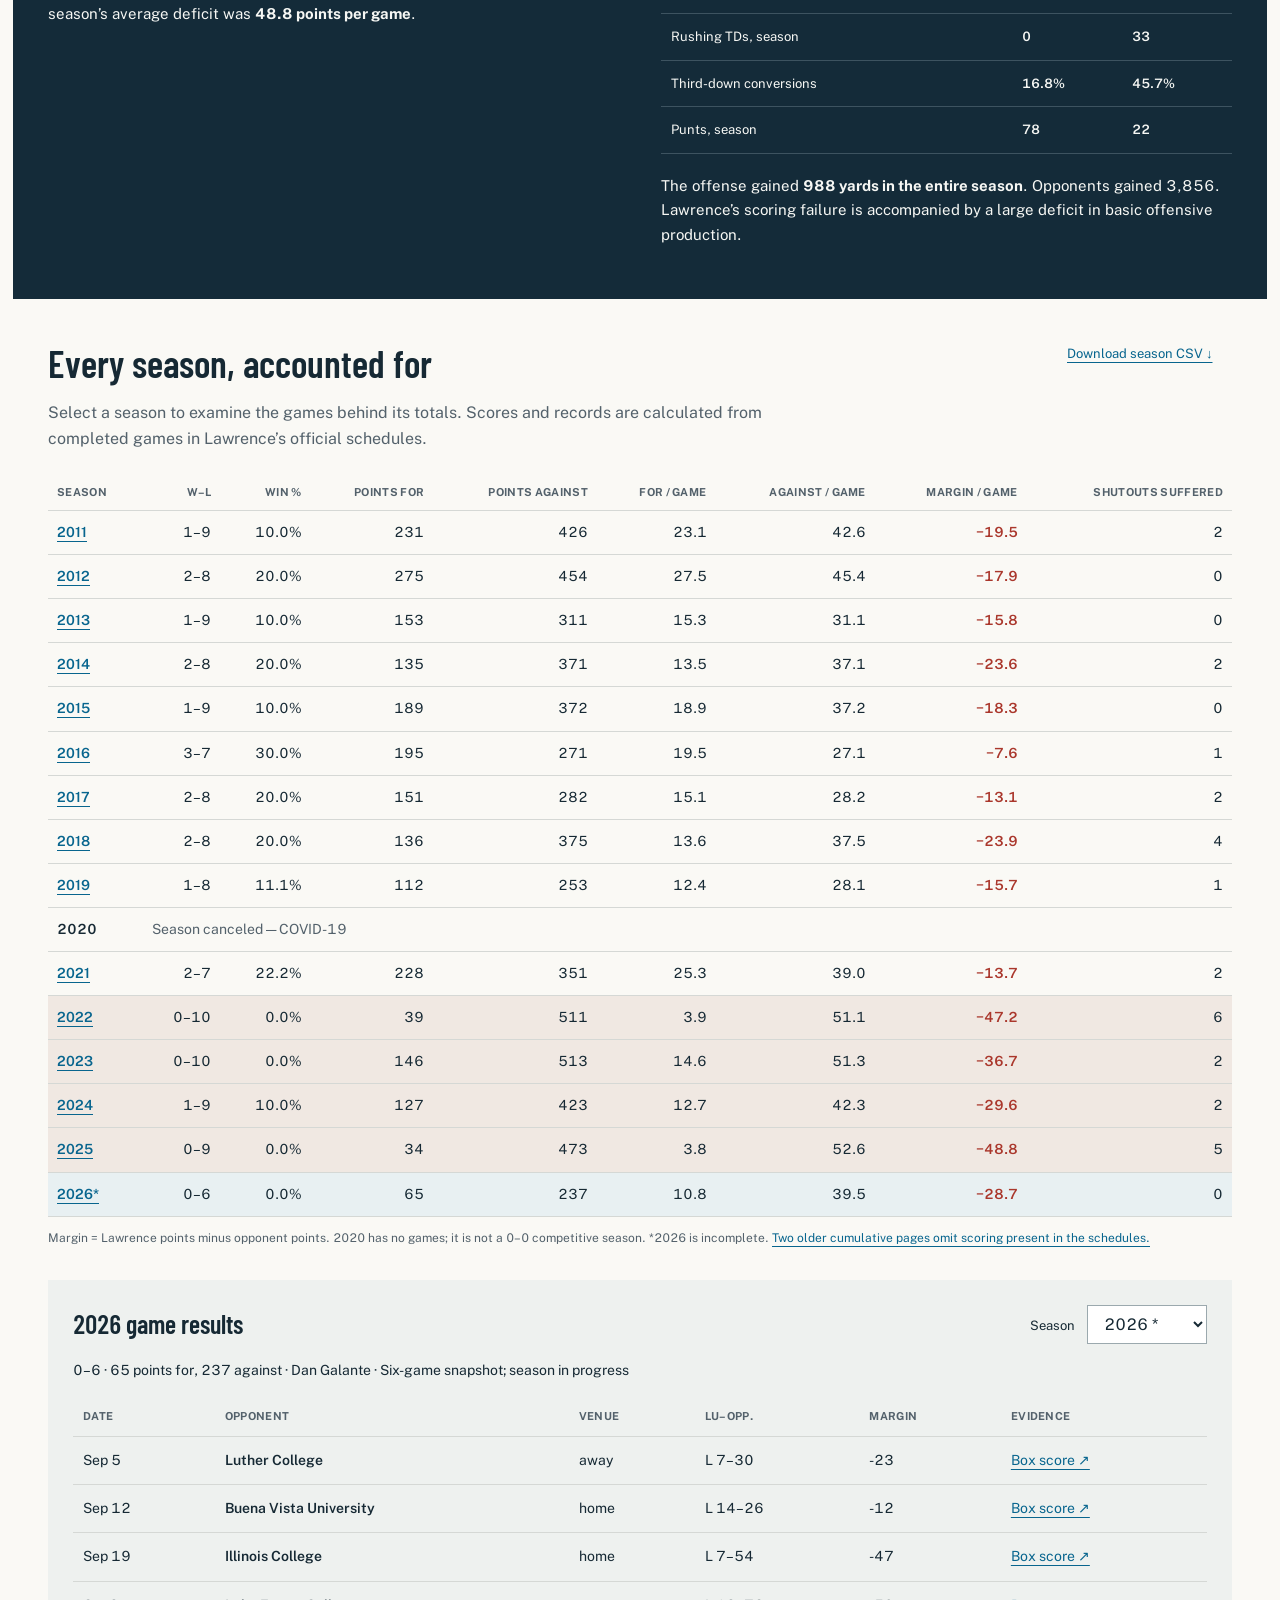
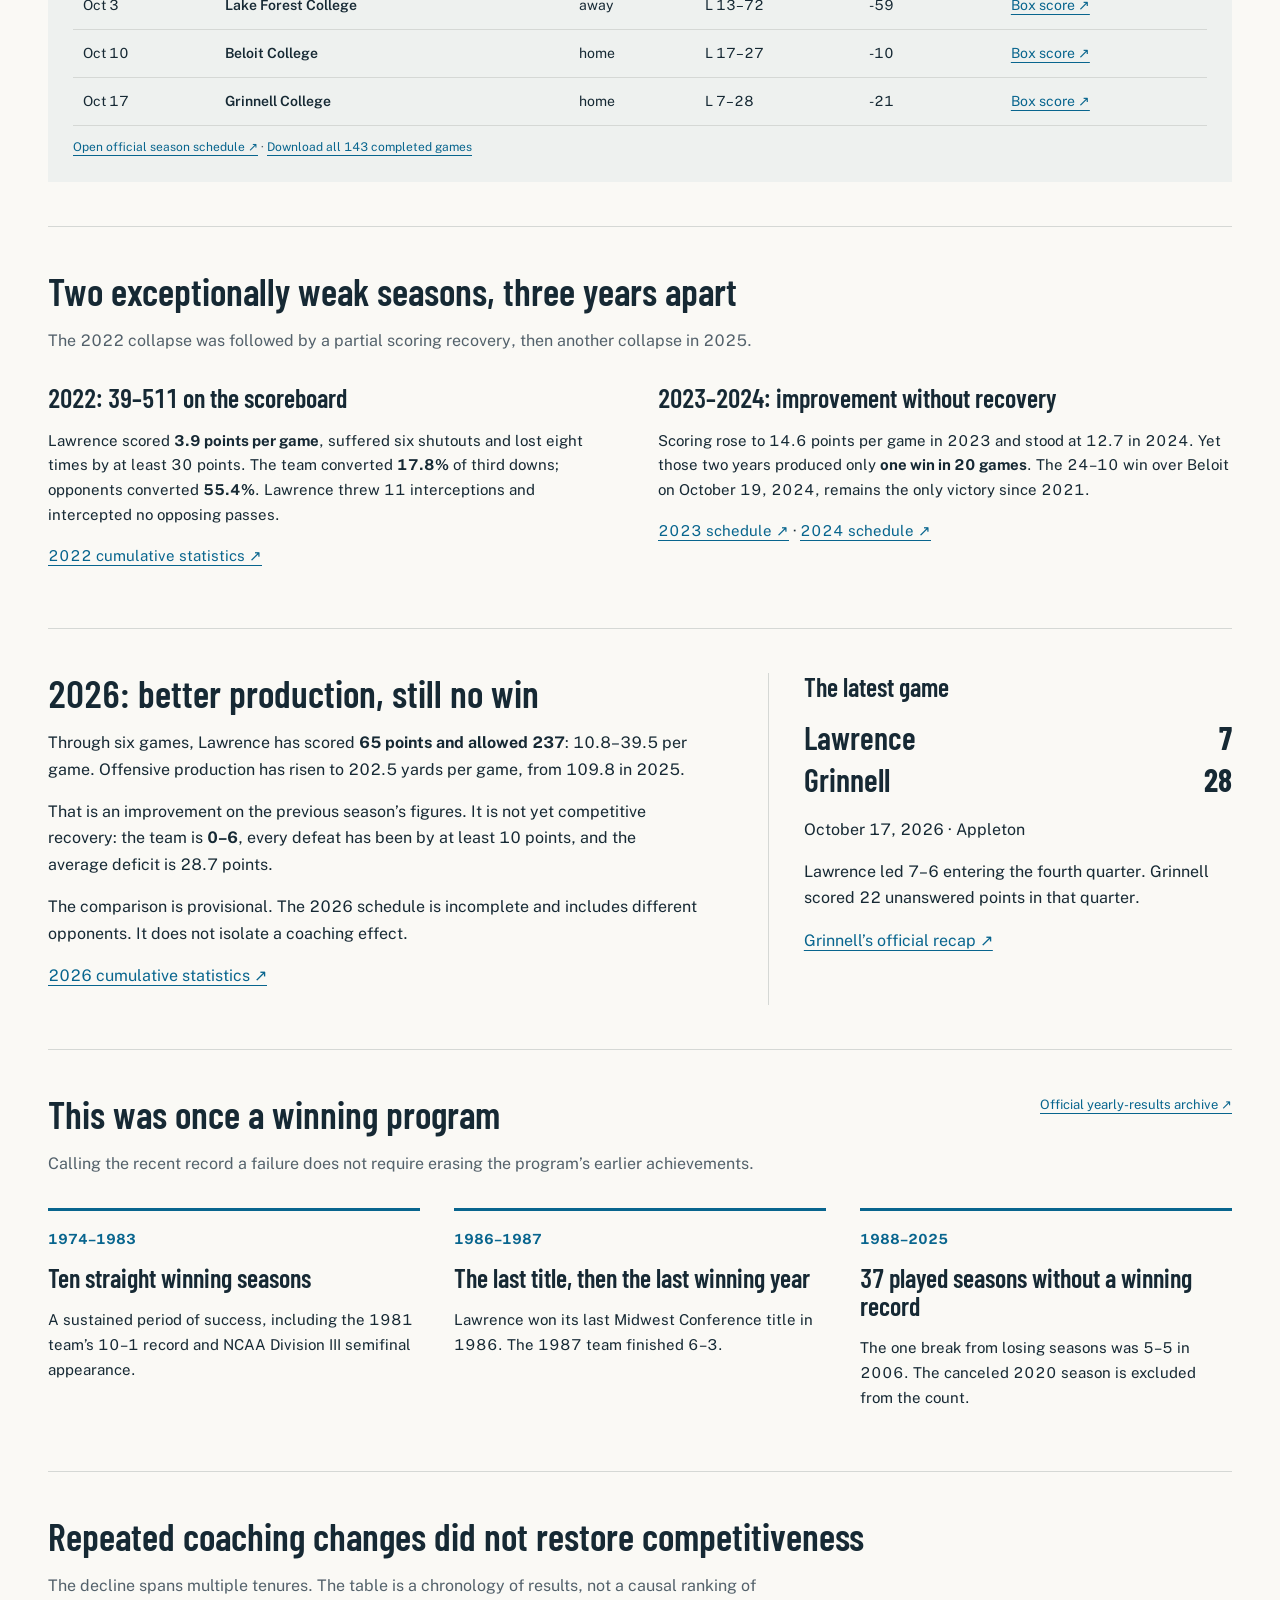
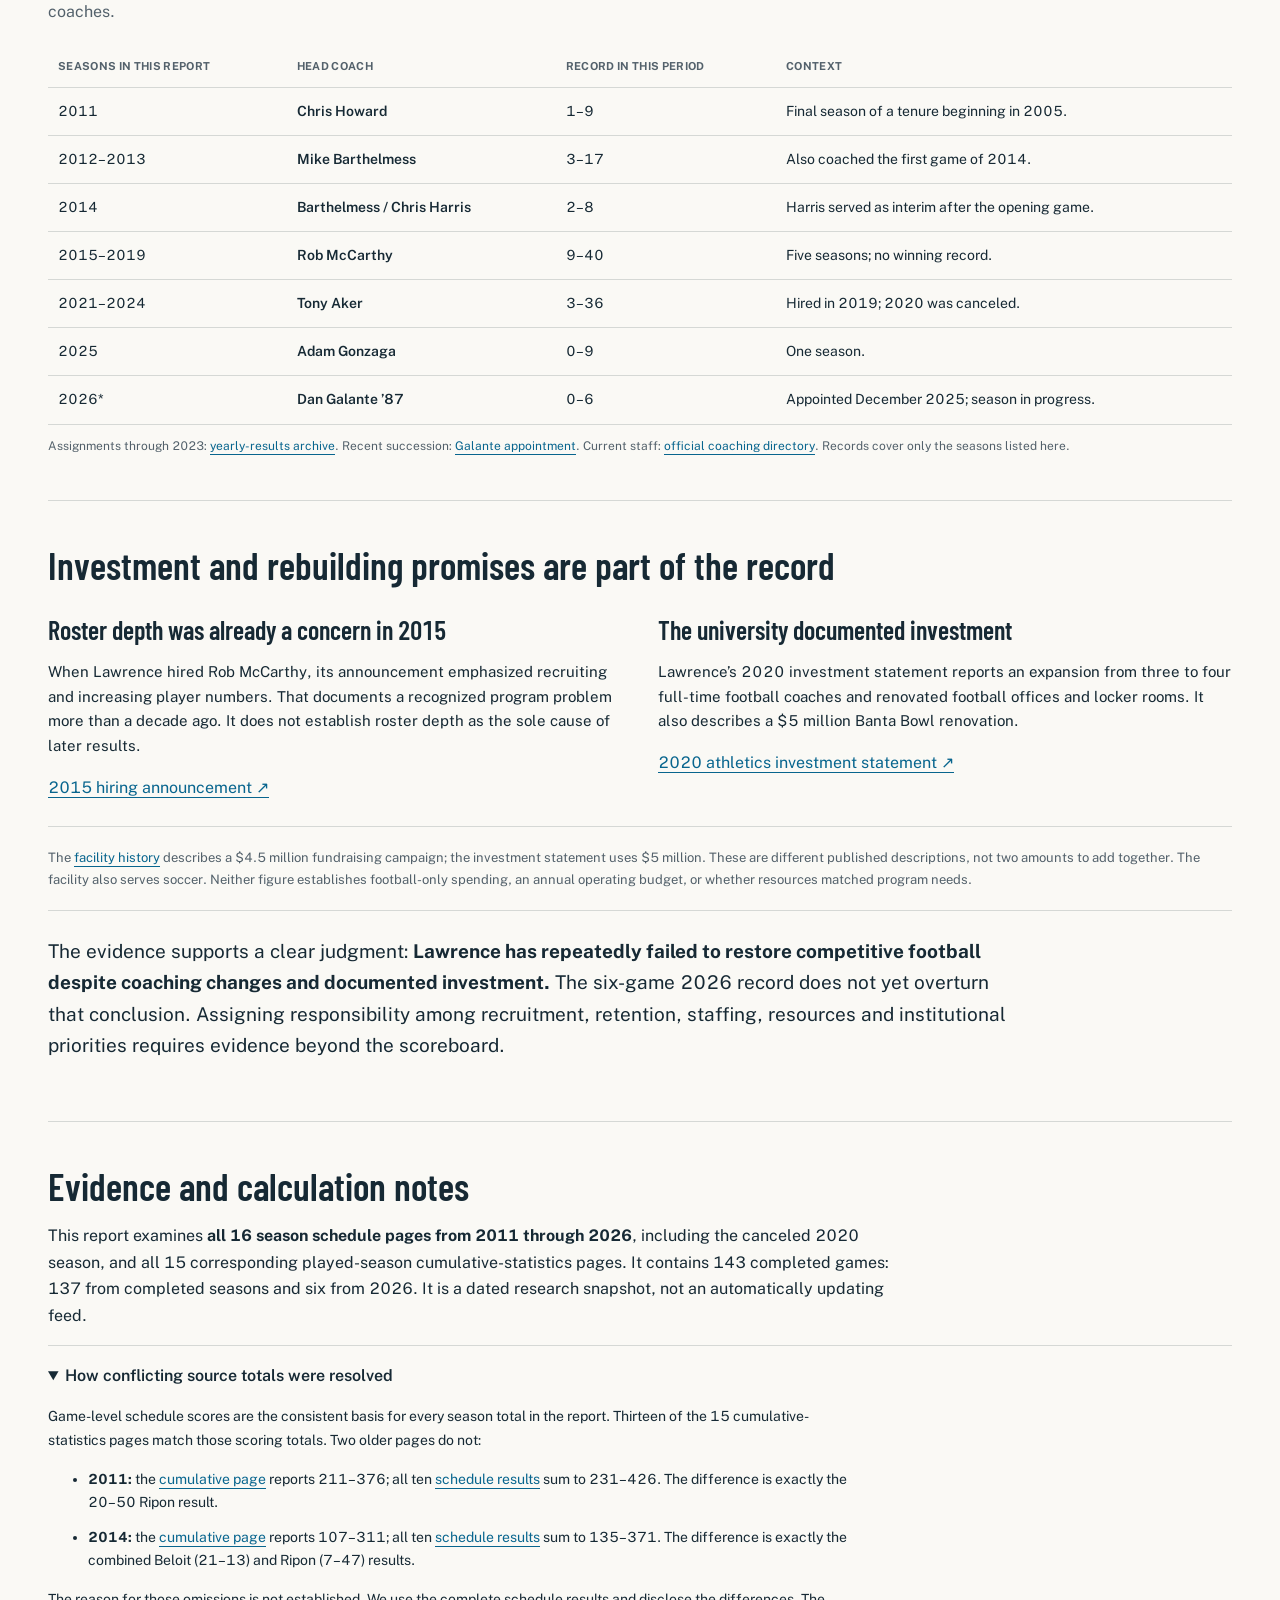
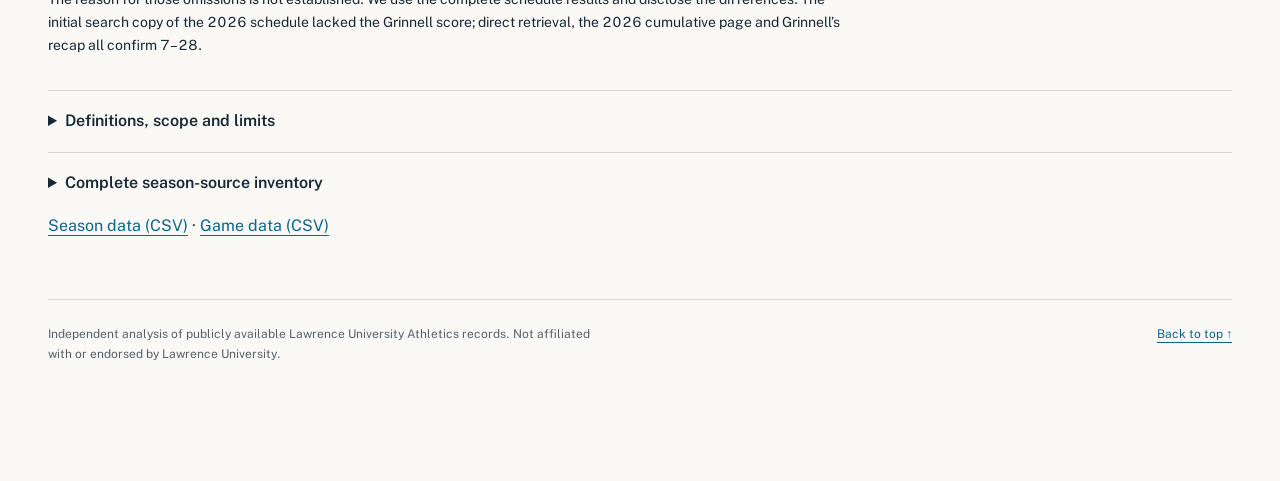
<file: full-report.html>
<!doctype html>
<html lang="en"><head><meta charset="utf-8"><meta name="viewport" content="width=device-width,initial-scale=1"><title>Lawrence football: a prolonged competitive failure</title><meta name="description" content="A sourced examination of Lawrence University football: 143 games, season scoring, margins, coaching changes, and the long decline. Data through October 17, 2026."><link rel="canonical" href="https://lu-football-review.vercel.app/full-report.html"><meta property="og:type" content="website"><meta property="og:site_name" content="Lawrence Football Review"><meta property="og:title" content="Lawrence football: full statistical report"><meta property="og:description" content="Wins, losses, scoring margins, SUPER LOSSES, and the evidence behind the Lawrence football review."><meta property="og:url" content="https://lu-football-review.vercel.app/full-report.html"><meta property="og:image" content="https://lu-football-review.vercel.app/assets/share-preview.png"><meta property="og:image:type" content="image/png"><meta property="og:image:width" content="1200"><meta property="og:image:height" content="630"><meta property="og:image:alt" content="Lawrence football, last ten completed played seasons: 12 wins, 85 losses, 87.6 percent loss rate, minus 25.4 points per game scoring margin."><meta name="twitter:card" content="summary_large_image"><meta name="twitter:title" content="Lawrence football: full statistical report"><meta name="twitter:description" content="Wins, losses, scoring margins, SUPER LOSSES, and the evidence behind the Lawrence football review."><meta name="twitter:image" content="https://lu-football-review.vercel.app/assets/share-preview.png"><link rel="stylesheet" href="fonts.css"><link rel="stylesheet" href="style.css"><script defer src="data.js"></script><script defer src="app.js"></script></head>
<body><p style="margin:12px 5%;font-size:14px"><a href="index.html">← Return to the chart-led summary</a> · Full research report</p><a class="skip" href="#main">Skip to report</a><header class="masthead"><a href="#main" class="brand">LAWRENCE FOOTBALL <span>Independent statistical review</span></a><nav aria-label="Report navigation"><a href="#victories">Victories</a><a href="#conference-history">Losses comparison</a><a href="#super-losses">Super losses</a><a href="#trend">Scoring</a><a href="#seasons">Seasons</a><a href="#history">History</a><a href="#evidence">Sources</a></nav><div class="share-control"><button id="share-button" type="button" aria-label="Share this report"><svg width="20" height="20" viewBox="0 0 24 24" fill="none" stroke="currentColor" stroke-width="1.8" stroke-linecap="round" stroke-linejoin="round" aria-hidden="true"><path d="M12 16V3m-4 4 4-4 4 4M5 13v7a1 1 0 0 0 1 1h12a1 1 0 0 0 1-1v-7"/></svg><span>Share</span></button><span id="share-status" role="status" aria-live="polite"></span><div id="share-fallback" hidden><label for="share-url">Copy this link</label><input id="share-url" type="url" readonly value="https://lu-football-review.vercel.app/"></div></div></header>
<main id="main"><section class="opening"><div><h1>A prolonged competitive failure</h1><p class="lede">Lawrence’s football problem is measured in decades. The recent results show something worse than persistent losing: a collapse in scoring and an expanding gap between the Vikings and their opponents.</p><p class="dateline">2011–2026 analysis · Results through October 17, 2026 · Published October 18, 2026</p></div><div class="finding streak"><strong>19</strong><span>STRAIGHT LOSSES</span><p>Current losing streak through October 17, 2026.</p><p class="lastwin">Last victory: <a href="https://vikings.lawrence.edu/news/2024/10/19/football-defense-carlson-lead-vikings-past-beloit.aspx">24–10 at Beloit</a><br> October 19, 2024</p></div></section>
<section class="key-failure" id="key-metrics"><h2>KEY METRICS OF LAWRENCE FOOTBALL FAILURE</h2><p class="historical-headline"><strong>2011–2025: worst loss rate (86.9%) and worst scoring margin (−23.6/game) among the ten current MWC teams.</strong> Beloit has more total losses: 120 to Lawrence’s 119. <a href="#conference-history">See the full-period comparison ↓</a></p><div class="failure-metrics"><article><strong>119 losses</strong><span>in 137 games, 2011–2025</span><p>Lost 86.9% of games across the completed seasons in this report.</p></article><article><strong>19 straight</strong><span>current consecutive defeats</span><p>Through October 17, 2026. Last victory: October 19, 2024.</p></article><article><strong>9 of 9 lost</strong><span>2025: a 100% loss rate</span><p>Tied with Beloit for the most losses; the only winless MWC team.</p></article><article><strong>−48.8 points</strong><span>average scoring margin, 2025</span><p>Worst in the conference, 16.1 points below the next-lowest team.</p></article></div><a href="#conference-history">Compare all ten teams over 2011–2025 ↓</a></section>
<div class="summaryline"><p><b>1–38</b> 2022–2025 record</p><p><a href="#super-losses"><b>15</b> Super losses</a></p><p><b>1987</b> Last winning season</p><p><b>18–119</b> Combined record, 2011–2025</p><p><b>0–6</b> 2026, still in progress</p></div>
<section id="victories" class="victorysection"><div class="sectionhead"><div><h2>VICTORY GRAPH</h2><p>Wins per season, 2011–2026. Only one victory since 2021.</p></div><a href="#records">Compare wins and losses ↓</a></div><div id="victory-graph" aria-label="Wins per season" class="victorygrid"></div><p class="caption">Each blue bar shows victories; numbers give the exact win count. 2020 canceled. *2026: six games played.</p><div class="streak-breakdown"><strong>19 consecutive defeats</strong><span>4 to end 2024 + 9 in 2025 + 6 in 2026.</span><span>The canceled 2025 Knox game does not count.</span><a href="#seasons">Inspect the game results ↓</a></div></section>
<section class="section longterm-section" id="conference-history" aria-labelledby="longterm-heading">
<div class="sectionhead"><div><p class="eyebrow">THE FULL PERIOD · 2011–2025</p><h2 id="longterm-heading">Lawrence has the worst loss rate and scoring margin</h2><p class="loss-verdict"><strong>Yes, on loss rate and scoring margin. No, on raw losses.</strong> Across the ten teams in the 2025 Midwest Conference, Lawrence lost <strong>119 of 137 games (86.9%)</strong> and was outscored by <strong>23.6 points per game</strong>. Both are the worst in the group. Beloit lost <strong>120</strong> games, one more than Lawrence, across three more games played.</p></div><a href="data/mwc-2011-2025.csv" download>Download full-period comparison ↓</a></div>
<div class="historical-verdict"><article><strong>119 losses</strong><span>Second-most total losses</span><p>Beloit: 120 in 140 games. Lawrence: 119 in 137.</p></article><article><strong>86.9%</strong><span>Highest loss rate</span><p>Beloit is next at 85.7%. Lawrence won only 18 games.</p></article><article><strong>−23.6</strong><span>Worst points margin per game</span><p>Grinnell is next at −22.3. Lawrence’s total deficit: 3,235 points.</p></article></div>
<h3>Total losses, 2011–2025</h3><p class="caption">All completed games, including nonconference and postseason games. All bars use the same 0–120 scale. Fourteen played seasons; no 2020 season.</p><div class="loss-chart historical-loss-chart" role="group" aria-label="Total losses from 2011 through 2025"><div class="loss-row "><span>Beloit</span><div class="loss-track" aria-hidden="true"><i style="width:100.0000%"></i></div><strong>120</strong></div><div class="loss-row lu-peer"><span>Lawrence</span><div class="loss-track" aria-hidden="true"><i style="width:99.1667%"></i></div><strong>119</strong></div><div class="loss-row "><span>Grinnell</span><div class="loss-track" aria-hidden="true"><i style="width:86.6667%"></i></div><strong>104</strong></div><div class="loss-row "><span>Knox</span><div class="loss-track" aria-hidden="true"><i style="width:84.1667%"></i></div><strong>101</strong></div><div class="loss-row "><span>Cornell</span><div class="loss-track" aria-hidden="true"><i style="width:61.6667%"></i></div><strong>74</strong></div><div class="loss-row "><span>Ripon</span><div class="loss-track" aria-hidden="true"><i style="width:53.3333%"></i></div><strong>64</strong></div><div class="loss-row "><span>Chicago</span><div class="loss-track" aria-hidden="true"><i style="width:43.3333%"></i></div><strong>52</strong></div><div class="loss-row "><span>Illinois College</span><div class="loss-track" aria-hidden="true"><i style="width:40.0000%"></i></div><strong>48</strong></div><div class="loss-row "><span>Lake Forest</span><div class="loss-track" aria-hidden="true"><i style="width:36.6667%"></i></div><strong>44</strong></div><div class="loss-row "><span>Monmouth</span><div class="loss-track" aria-hidden="true"><i style="width:29.1667%"></i></div><strong>35</strong></div></div>
<div class="tablewrap" tabindex="0" role="region" aria-label="Historical football comparison, scroll horizontally"><table class="longterm-table"><caption>All ten 2025 MWC teams · full 2011–2025 period</caption><thead><tr><th scope="col">Team</th><th scope="col">Losses</th><th scope="col">Wins</th><th scope="col">Games</th><th scope="col">Loss rate</th><th scope="col">Points for</th><th scope="col">Points allowed</th><th scope="col">Margin / game</th></tr></thead><tbody><tr><th scope="row">Beloit</th><td>120</td><td>20</td><td>140</td><td>85.7%</td><td>2,321</td><td>5,356</td><td>−21.7</td></tr><tr class="lu-peer"><th scope="row">Lawrence</th><td>119</td><td>18</td><td>137</td><td>86.9%</td><td>2,151</td><td>5,386</td><td>−23.6</td></tr><tr><th scope="row">Grinnell</th><td>104</td><td>27</td><td>131</td><td>79.4%</td><td>1,974</td><td>4,898</td><td>−22.3</td></tr><tr><th scope="row">Knox</th><td>101</td><td>36</td><td>137</td><td>73.7%</td><td>2,677</td><td>4,534</td><td>−13.6</td></tr><tr><th scope="row">Cornell</th><td>74</td><td>64</td><td>138</td><td>53.6%</td><td>3,340</td><td>4,397</td><td>−7.7</td></tr><tr><th scope="row">Ripon</th><td>64</td><td>75</td><td>139</td><td>46.0%</td><td>3,792</td><td>3,403</td><td>+2.8</td></tr><tr><th scope="row">Chicago</th><td>52</td><td>86</td><td>138</td><td>37.7%</td><td>4,050</td><td>2,578</td><td>+10.7</td></tr><tr><th scope="row">Illinois College</th><td>48</td><td>93</td><td>141</td><td>34.0%</td><td>5,118</td><td>3,529</td><td>+11.3</td></tr><tr><th scope="row">Lake Forest</th><td>44</td><td>99</td><td>143</td><td>30.8%</td><td>4,558</td><td>2,904</td><td>+11.6</td></tr><tr><th scope="row">Monmouth</th><td>35</td><td>113</td><td>148</td><td>23.6%</td><td>5,510</td><td>2,377</td><td>+21.2</td></tr></tbody></table></div>
<p class="caption">Sorted by total losses, highest first. Loss rate = losses ÷ games. Margin = (points for − points allowed) ÷ games; negative values mean the team was outscored. These are game-weighted totals, not averages of season averages.</p>
<p class="reading"><strong>Lawrence is the weakest of these ten programs over the full period on both normalized measures.</strong> It had the lowest win rate and the worst average point differential. Calling it the team with the most losses would be incorrect: that distinction belongs to Beloit. These measures describe results; they do not adjust for opponent strength or establish why a program struggled.</p>
<details class="peer-audit"><summary>All historical MWC members, including teams that left</summary><p>The main comparison follows the ten 2025 members across the same 2011–2025 window, including Chicago’s 2011–2016 seasons before joining and Cornell’s 2011 season before returning. This additional table counts only seasons each program was an MWC member. It includes Carroll (2011–2015), St. Norbert (2011–2019), and Macalester (2014–2019). The shorter windows make raw loss totals less comparable; games and loss rates are shown explicitly. Lawrence still has the highest loss rate and worst scoring margin.</p><div class="tablewrap" tabindex="0" role="region" aria-label="Historical football comparison, scroll horizontally"><table class="longterm-table"><caption>All 13 programs: seasons as MWC members only</caption><thead><tr><th scope="col">Team</th><th scope="col">Years covered</th><th scope="col">Losses</th><th scope="col">Wins</th><th scope="col">Games</th><th scope="col">Loss rate</th><th scope="col">Points for</th><th scope="col">Points allowed</th><th scope="col">Margin / game</th></tr></thead><tbody><tr><th scope="row">Beloit</th><td>2011–2025</td><td>120</td><td>20</td><td>140</td><td>85.7%</td><td>2,321</td><td>5,356</td><td>−21.7</td></tr><tr class="lu-peer"><th scope="row">Lawrence</th><td>2011–2025</td><td>119</td><td>18</td><td>137</td><td>86.9%</td><td>2,151</td><td>5,386</td><td>−23.6</td></tr><tr><th scope="row">Grinnell</th><td>2011–2025</td><td>104</td><td>27</td><td>131</td><td>79.4%</td><td>1,974</td><td>4,898</td><td>−22.3</td></tr><tr><th scope="row">Knox</th><td>2011–2025</td><td>101</td><td>36</td><td>137</td><td>73.7%</td><td>2,677</td><td>4,534</td><td>−13.6</td></tr><tr><th scope="row">Cornell</th><td>2012–2025</td><td>67</td><td>61</td><td>128</td><td>52.3%</td><td>3,183</td><td>4,014</td><td>−6.5</td></tr><tr><th scope="row">Ripon</th><td>2011–2025</td><td>64</td><td>75</td><td>139</td><td>46.0%</td><td>3,792</td><td>3,403</td><td>+2.8</td></tr><tr><th scope="row">Illinois College</th><td>2011–2025</td><td>48</td><td>93</td><td>141</td><td>34.0%</td><td>5,118</td><td>3,529</td><td>+11.3</td></tr><tr><th scope="row">Lake Forest</th><td>2011–2025</td><td>44</td><td>99</td><td>143</td><td>30.8%</td><td>4,558</td><td>2,904</td><td>+11.6</td></tr><tr><th scope="row">Monmouth</th><td>2011–2025</td><td>35</td><td>113</td><td>148</td><td>23.6%</td><td>5,510</td><td>2,377</td><td>+21.2</td></tr><tr><th scope="row">Macalester</th><td>2014–2019</td><td>27</td><td>34</td><td>61</td><td>44.3%</td><td>1,446</td><td>1,402</td><td>+0.7</td></tr><tr><th scope="row">Chicago</th><td>2017–2025</td><td>26</td><td>53</td><td>79</td><td>32.9%</td><td>2,688</td><td>1,235</td><td>+18.4</td></tr><tr><th scope="row">St. Norbert</th><td>2011–2019</td><td>25</td><td>69</td><td>94</td><td>26.6%</td><td>2,836</td><td>1,572</td><td>+13.4</td></tr><tr><th scope="row">Carroll</th><td>2011–2015</td><td>15</td><td>35</td><td>50</td><td>30.0%</td><td>1,546</td><td>932</td><td>+12.3</td></tr></tbody></table></div><p><a href="data/mwc-membership-2011-2025.csv" download>Download membership-period totals</a></p></details>
<details class="peer-audit"><summary>Sources, coverage, and every team-season</summary><p>Complete inventory: <strong>160 team-seasons</strong>, covering all ten current teams for all 14 played seasons, plus the three departed teams during their MWC membership. The <a href="https://midwestconference.org/sports/2011/4/14/FB_0414112406.aspx">official conference season archive</a> supplies 2011–2018 standings and game results; official school schedules supply later seasons and pre-membership seasons. Each older standings row was checked against its listed game scores. Lawrence’s 14 seasons also match this report’s independent schedule totals.</p><p>Grinnell played only three games in 2019 and eight in 2022. Its recent conference games were cross-checked against opponent schedules; its nonconference results and season records were checked against <a href="https://pioneers.grinnell.edu/alltime.aspx?path=football&amp;record_type=seasons">Grinnell’s archive</a>. Canceled games and the canceled 2020 season are excluded. Postseason games are included. This is a completed-game comparison, not conference-only standings.</p><ul class="historical-sources"><li><strong>Beloit:</strong> <a href="https://static.midwestconference.org/custompages/Statistics/2011-12 Stats/Football/confsked.htm">2011</a> · <a href="https://static.midwestconference.org/custompages/Statistics/2012-13 Stats/Football/confsked.htm">2012</a> · <a href="https://static.midwestconference.org/custompages/Statistics/2013-14 Stats/Football/confsked.htm">2013</a> · <a href="https://static.midwestconference.org/custompages/Statistics/2014-15/FB/confsked.htm">2014</a> · <a href="https://static.midwestconference.org/custompages/Statistics/2015-16/FB/confsked.htm">2015</a> · <a href="https://static.midwestconference.org/custompages/Statistics/2016-17/fb/confsked.htm">2016</a> · <a href="https://static.midwestconference.org/custompages/Statistics/2017-18/fb/confsked.htm">2017</a> · <a href="https://static.midwestconference.org/custompages/Statistics/2018-19/fball/confsked.htm">2018</a> · <a href="https://beloitcollegeathletics.com/sports/football/schedule/2019">2019</a> · <a href="https://beloitcollegeathletics.com/sports/football/schedule/2021">2021</a> · <a href="https://beloitcollegeathletics.com/sports/football/schedule/2022">2022</a> · <a href="https://beloitcollegeathletics.com/sports/football/schedule/2023">2023</a> · <a href="https://beloitcollegeathletics.com/sports/football/schedule/2024">2024</a> · <a href="https://beloitcollegeathletics.com/sports/football/schedule/2025">2025</a></li><li><strong>Carroll:</strong> <a href="https://static.midwestconference.org/custompages/Statistics/2011-12 Stats/Football/confsked.htm">2011</a> · <a href="https://static.midwestconference.org/custompages/Statistics/2012-13 Stats/Football/confsked.htm">2012</a> · <a href="https://static.midwestconference.org/custompages/Statistics/2013-14 Stats/Football/confsked.htm">2013</a> · <a href="https://static.midwestconference.org/custompages/Statistics/2014-15/FB/confsked.htm">2014</a> · <a href="https://static.midwestconference.org/custompages/Statistics/2015-16/FB/confsked.htm">2015</a></li><li><strong>Chicago:</strong> <a href="https://athletics.uchicago.edu/sports/football/schedule/2011">2011</a> · <a href="https://athletics.uchicago.edu/sports/football/schedule/2012">2012</a> · <a href="https://athletics.uchicago.edu/sports/football/schedule/2013">2013</a> · <a href="https://athletics.uchicago.edu/sports/football/schedule/2014">2014</a> · <a href="https://athletics.uchicago.edu/sports/football/schedule/2015">2015</a> · <a href="https://athletics.uchicago.edu/sports/football/schedule/2016">2016</a> · <a href="https://static.midwestconference.org/custompages/Statistics/2017-18/fb/confsked.htm">2017</a> · <a href="https://static.midwestconference.org/custompages/Statistics/2018-19/fball/confsked.htm">2018</a> · <a href="https://athletics.uchicago.edu/sports/football/schedule/2019">2019</a> · <a href="https://athletics.uchicago.edu/sports/football/schedule/2021">2021</a> · <a href="https://athletics.uchicago.edu/sports/football/schedule/2022">2022</a> · <a href="https://athletics.uchicago.edu/sports/football/schedule/2023">2023</a> · <a href="https://athletics.uchicago.edu/sports/football/schedule/2024">2024</a> · <a href="https://athletics.uchicago.edu/sports/football/schedule/2025">2025</a></li><li><strong>Cornell:</strong> <a href="https://cornellrams.com/sports/football/schedule/2011">2011</a> · <a href="https://static.midwestconference.org/custompages/Statistics/2012-13 Stats/Football/confsked.htm">2012</a> · <a href="https://static.midwestconference.org/custompages/Statistics/2013-14 Stats/Football/confsked.htm">2013</a> · <a href="https://static.midwestconference.org/custompages/Statistics/2014-15/FB/confsked.htm">2014</a> · <a href="https://static.midwestconference.org/custompages/Statistics/2015-16/FB/confsked.htm">2015</a> · <a href="https://static.midwestconference.org/custompages/Statistics/2016-17/fb/confsked.htm">2016</a> · <a href="https://static.midwestconference.org/custompages/Statistics/2017-18/fb/confsked.htm">2017</a> · <a href="https://static.midwestconference.org/custompages/Statistics/2018-19/fball/confsked.htm">2018</a> · <a href="https://cornellrams.com/sports/football/schedule/2019">2019</a> · <a href="https://cornellrams.com/sports/football/schedule/2021">2021</a> · <a href="https://cornellrams.com/sports/football/schedule/2022">2022</a> · <a href="https://cornellrams.com/sports/football/schedule/2023">2023</a> · <a href="https://cornellrams.com/sports/football/schedule/2024">2024</a> · <a href="https://cornellrams.com/sports/football/schedule/2025">2025</a></li><li><strong>Grinnell:</strong> <a href="https://static.midwestconference.org/custompages/Statistics/2011-12 Stats/Football/confsked.htm">2011</a> · <a href="https://static.midwestconference.org/custompages/Statistics/2012-13 Stats/Football/confsked.htm">2012</a> · <a href="https://static.midwestconference.org/custompages/Statistics/2013-14 Stats/Football/confsked.htm">2013</a> · <a href="https://static.midwestconference.org/custompages/Statistics/2014-15/FB/confsked.htm">2014</a> · <a href="https://static.midwestconference.org/custompages/Statistics/2015-16/FB/confsked.htm">2015</a> · <a href="https://static.midwestconference.org/custompages/Statistics/2016-17/fb/confsked.htm">2016</a> · <a href="https://static.midwestconference.org/custompages/Statistics/2017-18/fb/confsked.htm">2017</a> · <a href="https://static.midwestconference.org/custompages/Statistics/2018-19/fball/confsked.htm">2018</a> · <a href="https://pioneers.grinnell.edu/sports/football/schedule/2019">2019</a> · <a href="https://pioneers.grinnell.edu/sports/football/schedule/2021">2021</a> · <a href="https://pioneers.grinnell.edu/sports/football/schedule/2022">2022</a> · <a href="https://pioneers.grinnell.edu/sports/football/schedule/2023">2023</a> · <a href="https://pioneers.grinnell.edu/sports/football/schedule/2024">2024</a> · <a href="https://pioneers.grinnell.edu/sports/football/stats/2025">2025</a></li><li><strong>Illinois College:</strong> <a href="https://static.midwestconference.org/custompages/Statistics/2011-12 Stats/Football/confsked.htm">2011</a> · <a href="https://static.midwestconference.org/custompages/Statistics/2012-13 Stats/Football/confsked.htm">2012</a> · <a href="https://static.midwestconference.org/custompages/Statistics/2013-14 Stats/Football/confsked.htm">2013</a> · <a href="https://static.midwestconference.org/custompages/Statistics/2014-15/FB/confsked.htm">2014</a> · <a href="https://static.midwestconference.org/custompages/Statistics/2015-16/FB/confsked.htm">2015</a> · <a href="https://static.midwestconference.org/custompages/Statistics/2016-17/fb/confsked.htm">2016</a> · <a href="https://static.midwestconference.org/custompages/Statistics/2017-18/fb/confsked.htm">2017</a> · <a href="https://static.midwestconference.org/custompages/Statistics/2018-19/fball/confsked.htm">2018</a> · <a href="https://illinoiscollegeathletics.com/sports/football/schedule/2019">2019</a> · <a href="https://illinoiscollegeathletics.com/sports/football/schedule/2021">2021</a> · <a href="https://illinoiscollegeathletics.com/sports/football/schedule/2022">2022</a> · <a href="https://illinoiscollegeathletics.com/sports/football/schedule/2023">2023</a> · <a href="https://illinoiscollegeathletics.com/sports/football/schedule/2024">2024</a> · <a href="https://illinoiscollegeathletics.com/sports/football/schedule/2025">2025</a></li><li><strong>Knox:</strong> <a href="https://static.midwestconference.org/custompages/Statistics/2011-12 Stats/Football/confsked.htm">2011</a> · <a href="https://static.midwestconference.org/custompages/Statistics/2012-13 Stats/Football/confsked.htm">2012</a> · <a href="https://static.midwestconference.org/custompages/Statistics/2013-14 Stats/Football/confsked.htm">2013</a> · <a href="https://static.midwestconference.org/custompages/Statistics/2014-15/FB/confsked.htm">2014</a> · <a href="https://static.midwestconference.org/custompages/Statistics/2015-16/FB/confsked.htm">2015</a> · <a href="https://static.midwestconference.org/custompages/Statistics/2016-17/fb/confsked.htm">2016</a> · <a href="https://static.midwestconference.org/custompages/Statistics/2017-18/fb/confsked.htm">2017</a> · <a href="https://static.midwestconference.org/custompages/Statistics/2018-19/fball/confsked.htm">2018</a> · <a href="https://prairiefire.knox.edu/sports/football/schedule/2019">2019</a> · <a href="https://prairiefire.knox.edu/sports/football/schedule/2021">2021</a> · <a href="https://prairiefire.knox.edu/sports/football/schedule/2022">2022</a> · <a href="https://prairiefire.knox.edu/sports/football/schedule/2023">2023</a> · <a href="https://prairiefire.knox.edu/sports/football/schedule/2024">2024</a> · <a href="https://prairiefire.knox.edu/sports/football/schedule/2025">2025</a></li><li><strong>Lake Forest:</strong> <a href="https://static.midwestconference.org/custompages/Statistics/2011-12 Stats/Football/confsked.htm">2011</a> · <a href="https://static.midwestconference.org/custompages/Statistics/2012-13 Stats/Football/confsked.htm">2012</a> · <a href="https://static.midwestconference.org/custompages/Statistics/2013-14 Stats/Football/confsked.htm">2013</a> · <a href="https://static.midwestconference.org/custompages/Statistics/2014-15/FB/confsked.htm">2014</a> · <a href="https://static.midwestconference.org/custompages/Statistics/2015-16/FB/confsked.htm">2015</a> · <a href="https://static.midwestconference.org/custompages/Statistics/2016-17/fb/confsked.htm">2016</a> · <a href="https://static.midwestconference.org/custompages/Statistics/2017-18/fb/confsked.htm">2017</a> · <a href="https://static.midwestconference.org/custompages/Statistics/2018-19/fball/confsked.htm">2018</a> · <a href="https://goforesters.com/sports/football/schedule/2019">2019</a> · <a href="https://goforesters.com/sports/football/schedule/2021">2021</a> · <a href="https://goforesters.com/sports/football/schedule/2022">2022</a> · <a href="https://goforesters.com/sports/football/schedule/2023">2023</a> · <a href="https://goforesters.com/sports/football/schedule/2024">2024</a> · <a href="https://goforesters.com/sports/football/schedule/2025">2025</a></li><li><strong>Lawrence:</strong> <a href="https://static.midwestconference.org/custompages/Statistics/2011-12 Stats/Football/confsked.htm">2011</a> · <a href="https://static.midwestconference.org/custompages/Statistics/2012-13 Stats/Football/confsked.htm">2012</a> · <a href="https://static.midwestconference.org/custompages/Statistics/2013-14 Stats/Football/confsked.htm">2013</a> · <a href="https://static.midwestconference.org/custompages/Statistics/2014-15/FB/confsked.htm">2014</a> · <a href="https://static.midwestconference.org/custompages/Statistics/2015-16/FB/confsked.htm">2015</a> · <a href="https://static.midwestconference.org/custompages/Statistics/2016-17/fb/confsked.htm">2016</a> · <a href="https://static.midwestconference.org/custompages/Statistics/2017-18/fb/confsked.htm">2017</a> · <a href="https://static.midwestconference.org/custompages/Statistics/2018-19/fball/confsked.htm">2018</a> · <a href="https://vikings.lawrence.edu/sports/football/schedule/2019">2019</a> · <a href="https://vikings.lawrence.edu/sports/football/schedule/2021">2021</a> · <a href="https://vikings.lawrence.edu/sports/football/schedule/2022">2022</a> · <a href="https://vikings.lawrence.edu/sports/football/schedule/2023">2023</a> · <a href="https://vikings.lawrence.edu/sports/football/schedule/2024">2024</a> · <a href="https://vikings.lawrence.edu/sports/football/schedule/2025">2025</a></li><li><strong>Macalester:</strong> <a href="https://static.midwestconference.org/custompages/Statistics/2014-15/FB/confsked.htm">2014</a> · <a href="https://static.midwestconference.org/custompages/Statistics/2015-16/FB/confsked.htm">2015</a> · <a href="https://static.midwestconference.org/custompages/Statistics/2016-17/fb/confsked.htm">2016</a> · <a href="https://static.midwestconference.org/custompages/Statistics/2017-18/fb/confsked.htm">2017</a> · <a href="https://static.midwestconference.org/custompages/Statistics/2018-19/fball/confsked.htm">2018</a> · <a href="https://athletics.macalester.edu/sports/football/schedule/2019">2019</a></li><li><strong>Monmouth:</strong> <a href="https://static.midwestconference.org/custompages/Statistics/2011-12 Stats/Football/confsked.htm">2011</a> · <a href="https://static.midwestconference.org/custompages/Statistics/2012-13 Stats/Football/confsked.htm">2012</a> · <a href="https://static.midwestconference.org/custompages/Statistics/2013-14 Stats/Football/confsked.htm">2013</a> · <a href="https://static.midwestconference.org/custompages/Statistics/2014-15/FB/confsked.htm">2014</a> · <a href="https://static.midwestconference.org/custompages/Statistics/2015-16/FB/confsked.htm">2015</a> · <a href="https://static.midwestconference.org/custompages/Statistics/2016-17/fb/confsked.htm">2016</a> · <a href="https://static.midwestconference.org/custompages/Statistics/2017-18/fb/confsked.htm">2017</a> · <a href="https://static.midwestconference.org/custompages/Statistics/2018-19/fball/confsked.htm">2018</a> · <a href="https://monmouthscots.com/sports/football/schedule/2019">2019</a> · <a href="https://monmouthscots.com/sports/football/schedule/2021">2021</a> · <a href="https://monmouthscots.com/sports/football/schedule/2022">2022</a> · <a href="https://monmouthscots.com/sports/football/schedule/2023">2023</a> · <a href="https://monmouthscots.com/sports/football/schedule/2024">2024</a> · <a href="https://monmouthscots.com/sports/football/schedule/2025">2025</a></li><li><strong>Ripon:</strong> <a href="https://static.midwestconference.org/custompages/Statistics/2011-12 Stats/Football/confsked.htm">2011</a> · <a href="https://static.midwestconference.org/custompages/Statistics/2012-13 Stats/Football/confsked.htm">2012</a> · <a href="https://static.midwestconference.org/custompages/Statistics/2013-14 Stats/Football/confsked.htm">2013</a> · <a href="https://static.midwestconference.org/custompages/Statistics/2014-15/FB/confsked.htm">2014</a> · <a href="https://static.midwestconference.org/custompages/Statistics/2015-16/FB/confsked.htm">2015</a> · <a href="https://static.midwestconference.org/custompages/Statistics/2016-17/fb/confsked.htm">2016</a> · <a href="https://static.midwestconference.org/custompages/Statistics/2017-18/fb/confsked.htm">2017</a> · <a href="https://static.midwestconference.org/custompages/Statistics/2018-19/fball/confsked.htm">2018</a> · <a href="https://riponredhawks.com/sports/football/schedule/2019">2019</a> · <a href="https://riponredhawks.com/sports/football/schedule/2021">2021</a> · <a href="https://riponredhawks.com/sports/football/schedule/2022">2022</a> · <a href="https://riponredhawks.com/sports/football/schedule/2023">2023</a> · <a href="https://riponredhawks.com/sports/football/schedule/2024">2024</a> · <a href="https://riponredhawks.com/sports/football/schedule/2025">2025</a></li><li><strong>St. Norbert:</strong> <a href="https://static.midwestconference.org/custompages/Statistics/2011-12 Stats/Football/confsked.htm">2011</a> · <a href="https://static.midwestconference.org/custompages/Statistics/2012-13 Stats/Football/confsked.htm">2012</a> · <a href="https://static.midwestconference.org/custompages/Statistics/2013-14 Stats/Football/confsked.htm">2013</a> · <a href="https://static.midwestconference.org/custompages/Statistics/2014-15/FB/confsked.htm">2014</a> · <a href="https://static.midwestconference.org/custompages/Statistics/2015-16/FB/confsked.htm">2015</a> · <a href="https://static.midwestconference.org/custompages/Statistics/2016-17/fb/confsked.htm">2016</a> · <a href="https://static.midwestconference.org/custompages/Statistics/2017-18/fb/confsked.htm">2017</a> · <a href="https://static.midwestconference.org/custompages/Statistics/2018-19/fball/confsked.htm">2018</a> · <a href="https://athletics.snc.edu/sports/football/schedule/2019">2019</a></li></ul><p><a href="data/mwc-2011-2025-seasons.csv" download>Every team-season with source (CSV)</a> · <a href="data/mwc-2011-2025-game-audit.json" download>Game-level audit (JSON)</a></p></details>
<p><a href="#conference">2025 comparison and SUPER LOSSES audit ↓</a></p></section>
<section id="conference" class="section peer-section"><div class="sectionhead"><div><h2>LOSSES: Lawrence and Beloit tied at nine</h2><p><strong>2025 comparison: all ten Midwest Conference teams.</strong> Start with straight losses: Lawrence and Beloit each lost nine games. Lawrence went 0–9; Beloit went 1–9. Lawrence’s 100% loss rate was the highest in the conference.</p></div><a href="data/mwc-2025.csv" download>Download comparison ↓</a></div><h3>Straight losses by team, 2025</h3><p>Every defeat counts once, regardless of the score. Ordered by total losses, with fewer wins first when loss totals tie. The bars use the same 0–10 scale.</p><div class="loss-chart" role="img" aria-label="2025 losses: Lawrence9, Beloit9, Grinnell8, Knox7, Cornell6, Ripon5, Lake Forest3, Chicago3, Illinois College3, Monmouth2."><div class="loss-row lu-peer"><span>Lawrence</span><div class="loss-track"><i style="width:90%"></i></div><strong>9</strong></div><div class="loss-row"><span>Beloit</span><div class="loss-track"><i style="width:90%"></i></div><strong>9</strong></div><div class="loss-row"><span>Grinnell</span><div class="loss-track"><i style="width:80%"></i></div><strong>8</strong></div><div class="loss-row"><span>Knox</span><div class="loss-track"><i style="width:70%"></i></div><strong>7</strong></div><div class="loss-row"><span>Cornell</span><div class="loss-track"><i style="width:60%"></i></div><strong>6</strong></div><div class="loss-row"><span>Ripon</span><div class="loss-track"><i style="width:50%"></i></div><strong>5</strong></div><div class="loss-row"><span>Lake Forest</span><div class="loss-track"><i style="width:30%"></i></div><strong>3</strong></div><div class="loss-row"><span>Chicago</span><div class="loss-track"><i style="width:30%"></i></div><strong>3</strong></div><div class="loss-row"><span>Illinois College</span><div class="loss-track"><i style="width:30%"></i></div><strong>3</strong></div><div class="loss-row"><span>Monmouth</span><div class="loss-track"><i style="width:20%"></i></div><strong>2</strong></div></div><div class="tablewrap" tabindex="0" aria-label="Straight losses comparison for all ten teams"><table class="loss-table"><caption>Primary comparison: losses, wins and loss rate · All completed 2025 games</caption><thead><tr><th scope="col">Team / source</th><th scope="col">LOSSES</th><th scope="col">Wins</th><th scope="col">Games</th><th scope="col">Loss rate</th></tr></thead><tbody><tr class="lu-peer"><th scope="row"><a href="https://vikings.lawrence.edu/sports/football/schedule/2025">Lawrence ↗</a></th><td><strong>9</strong></td><td>0</td><td>9</td><td>100.0%</td></tr><tr><th scope="row"><a href="https://beloitcollegeathletics.com/sports/football/schedule/2025">Beloit ↗</a></th><td><strong>9</strong></td><td>1</td><td>10</td><td>90.0%</td></tr><tr><th scope="row"><a href="https://pioneers.grinnell.edu/sports/football/stats/2025">Grinnell ↗</a></th><td><strong>8</strong></td><td>2</td><td>10</td><td>80.0%</td></tr><tr><th scope="row"><a href="https://prairiefire.knox.edu/sports/football/schedule/2025">Knox ↗</a></th><td><strong>7</strong></td><td>2</td><td>9</td><td>77.8%</td></tr><tr><th scope="row"><a href="https://cornellrams.com/sports/football/schedule/2025">Cornell ↗</a></th><td><strong>6</strong></td><td>4</td><td>10</td><td>60.0%</td></tr><tr><th scope="row"><a href="https://riponredhawks.com/sports/football/schedule/2025">Ripon ↗</a></th><td><strong>5</strong></td><td>5</td><td>10</td><td>50.0%</td></tr><tr><th scope="row"><a href="https://goforesters.com/sports/football/schedule/2025">Lake Forest ↗</a></th><td><strong>3</strong></td><td>7</td><td>10</td><td>30.0%</td></tr><tr><th scope="row"><a href="https://athletics.uchicago.edu/sports/football/schedule/2025">Chicago ↗</a></th><td><strong>3</strong></td><td>7</td><td>10</td><td>30.0%</td></tr><tr><th scope="row"><a href="https://illinoiscollegeathletics.com/sports/football/schedule/2025">Illinois College ↗</a></th><td><strong>3</strong></td><td>8</td><td>11</td><td>27.3%</td></tr><tr><th scope="row"><a href="https://monmouthscots.com/sports/football/schedule/2025">Monmouth ↗</a></th><td><strong>2</strong></td><td>9</td><td>11</td><td>18.2%</td></tr></tbody></table></div><p class="loss-verdict"><strong>Lawrence was not alone at nine losses.</strong> Beloit also lost nine. Lawrence was alone in losing every game it played. The distinction matters: total losses and loss rate answer different comparisons.</p><h3>Scoring margin and SUPER LOSSES add context</h3><p>These measures describe the severity of the defeats. They supplement the straight losses comparison above.</p><div class="peer-takeaways"><p><strong>−48.8</strong>LU’s average scoring margin, versus −32.7 for Knox, the next-lowest team. A gap of 16.1 points per game.</p><p><strong>5 of 9</strong>LU games were SUPER LOSSES. Beloit had 3, Knox 2 and Ripon 2. The other six teams had none.</p><p><strong>0–9</strong>LU was the conference’s only winless team. Beloit finished 1–9; Knox and Grinnell each won twice.</p></div><h3>Average scoring margin, 2025</h3><p class="caption">Points scored minus points allowed per game. Red bars show deficits; blue bars show surpluses. Ordered by margin.</p><div class="margin-axis" aria-hidden="true"><span></span><div><span>−50</span><span>0</span><span>+50</span></div><span></span></div><div class="margin-chart" role="img" aria-label="Scoring margins: Monmouth plus36.9, Lake Forest plus28.0, Chicago plus17.8, Illinois College plus13.9, Ripon minus1.4, Grinnell minus9.0, Cornell minus11.8, Beloit minus25.4, Knox minus32.7, Lawrence minus48.8. Exact figures are in the table below."><div class="margin-row"><span>Monmouth</span><div class="margin-track"><i class="surplus" style="left:50.0000%;width:36.9091%"></i></div><strong>+36.9</strong></div><div class="margin-row"><span>Lake Forest</span><div class="margin-track"><i class="surplus" style="left:50.0000%;width:28.0000%"></i></div><strong>+28.0</strong></div><div class="margin-row"><span>Chicago</span><div class="margin-track"><i class="surplus" style="left:50.0000%;width:17.8000%"></i></div><strong>+17.8</strong></div><div class="margin-row"><span>Illinois College</span><div class="margin-track"><i class="surplus" style="left:50.0000%;width:13.9091%"></i></div><strong>+13.9</strong></div><div class="margin-row"><span>Ripon</span><div class="margin-track"><i class="deficit" style="left:48.6000%;width:1.4000%"></i></div><strong>−1.4</strong></div><div class="margin-row"><span>Grinnell</span><div class="margin-track"><i class="deficit" style="left:41.0000%;width:9.0000%"></i></div><strong>−9.0</strong></div><div class="margin-row"><span>Cornell</span><div class="margin-track"><i class="deficit" style="left:38.2000%;width:11.8000%"></i></div><strong>−11.8</strong></div><div class="margin-row"><span>Beloit</span><div class="margin-track"><i class="deficit" style="left:24.6000%;width:25.4000%"></i></div><strong>−25.4</strong></div><div class="margin-row"><span>Knox</span><div class="margin-track"><i class="deficit" style="left:17.3333%;width:32.6667%"></i></div><strong>−32.7</strong></div><div class="margin-row lu-peer"><span>Lawrence</span><div class="margin-track"><i class="deficit" style="left:1.2222%;width:48.7778%"></i></div><strong>−48.8</strong></div></div><p class="caption">On small screens, scroll the table horizontally to see all measures.</p><div class="tablewrap" tabindex="0" aria-label="All ten Midwest Conference teams, 2025"><table class="peer-table"><caption>Full-season results · All games, including postseason where played</caption><thead><tr><th scope="col">Team / source</th><th scope="col">W–L</th><th scope="col">Games</th><th scope="col">Scored / game</th><th scope="col">Allowed / game</th><th scope="col">Margin / game</th><th scope="col">SUPER LOSSES</th><th scope="col">% of games</th></tr></thead><tbody><tr><th scope="row"><a href="https://monmouthscots.com/sports/football/schedule/2025">Monmouth ↗</a></th><td>9–2</td><td>11</td><td>47.2</td><td>10.3</td><td>+36.9</td><td>0</td><td>0.0%</td></tr><tr><th scope="row"><a href="https://goforesters.com/sports/football/schedule/2025">Lake Forest ↗</a></th><td>7–3</td><td>10</td><td>42.3</td><td>14.3</td><td>+28.0</td><td>0</td><td>0.0%</td></tr><tr><th scope="row"><a href="https://athletics.uchicago.edu/sports/football/schedule/2025">Chicago ↗</a></th><td>7–3</td><td>10</td><td>31.3</td><td>13.5</td><td>+17.8</td><td>0</td><td>0.0%</td></tr><tr><th scope="row"><a href="https://illinoiscollegeathletics.com/sports/football/schedule/2025">Illinois College ↗</a></th><td>8–3</td><td>11</td><td>30.5</td><td>16.6</td><td>+13.9</td><td>0</td><td>0.0%</td></tr><tr><th scope="row"><a href="https://riponredhawks.com/sports/football/schedule/2025">Ripon ↗</a></th><td>5–5</td><td>10</td><td>23.3</td><td>24.7</td><td>−1.4</td><td>2</td><td>20.0%</td></tr><tr><th scope="row"><a href="https://pioneers.grinnell.edu/sports/football/stats/2025">Grinnell ↗</a></th><td>2–8</td><td>10</td><td>17.9</td><td>26.9</td><td>−9.0</td><td>0</td><td>0.0%</td></tr><tr><th scope="row"><a href="https://cornellrams.com/sports/football/schedule/2025">Cornell ↗</a></th><td>4–6</td><td>10</td><td>16.2</td><td>28.0</td><td>−11.8</td><td>0</td><td>0.0%</td></tr><tr><th scope="row"><a href="https://beloitcollegeathletics.com/sports/football/schedule/2025">Beloit ↗</a></th><td>1–9</td><td>10</td><td>8.9</td><td>34.3</td><td>−25.4</td><td>3</td><td>30.0%</td></tr><tr><th scope="row"><a href="https://prairiefire.knox.edu/sports/football/schedule/2025">Knox ↗</a></th><td>2–7</td><td>9</td><td>9.3</td><td>42.0</td><td>−32.7</td><td>2</td><td>22.2%</td></tr><tr class="lu-peer"><th scope="row"><a href="https://vikings.lawrence.edu/sports/football/schedule/2025">Lawrence ↗</a></th><td>0–9</td><td>9</td><td>3.8</td><td>52.6</td><td>−48.8</td><td>5</td><td>55.6%</td></tr></tbody></table></div><p class="reading peer-conclusion">Lawrence tied for the most total losses and had the highest loss rate. It also had the fewest wins, worst scoring margin and most SUPER LOSSES. But this was not unique to Lawrence: <strong>seven of the league’s 12 SUPER LOSSES occurred elsewhere.</strong></p><details class="peer-audit"><summary>See all 12 conference-team SUPER LOSSES in 2025</summary><p>Same strict definition for every team: opponent touchdowns exceed the losing team’s first downs. All touchdown types count. Equal counts do not qualify.</p><div class="tablewrap" tabindex="0" aria-label="All 2025 Midwest Conference team super losses"><table><thead><tr><th scope="col">Losing team</th><th scope="col">Date</th><th scope="col">Opponent / box score</th><th scope="col">Losing team first downs</th><th scope="col">Opponent TDs</th><th scope="col">Score</th></tr></thead><tbody><tr><th scope="row">Lawrence</th><td>Sep 13</td><td><a href="https://vikings.lawrence.edu/sports/football/stats/2025/monmouth-college/boxscore/5418">Monmouth College ↗</a></td><td>7</td><td>10</td><td>7–78</td></tr><tr><th scope="row">Lawrence</th><td>Oct 4</td><td><a href="https://vikings.lawrence.edu/sports/football/stats/2025/illinois-college/boxscore/5420">Illinois College ↗</a></td><td>6</td><td>8</td><td>0–59</td></tr><tr><th scope="row">Lawrence</th><td>Oct 11</td><td><a href="https://vikings.lawrence.edu/sports/football/stats/2025/university-of-chicago/boxscore/5421">University of Chicago ↗</a></td><td>1</td><td>9</td><td>0–66</td></tr><tr><th scope="row">Lawrence</th><td>Nov 1</td><td><a href="https://vikings.lawrence.edu/sports/football/stats/2025/lake-forest-college/boxscore/5424">Lake Forest College ↗</a></td><td>4</td><td>10</td><td>0–72</td></tr><tr><th scope="row">Lawrence</th><td>Nov 8</td><td><a href="https://vikings.lawrence.edu/sports/football/stats/2025/grinnell-college/boxscore/5425">Grinnell College ↗</a></td><td>4</td><td>8</td><td>6–63</td></tr><tr><th scope="row">Beloit</th><td>Oct 11</td><td><a href="https://beloitcollegeathletics.com/sports/football/stats/2025/lake-forest-college/boxscore/4493">Lake Forest College ↗</a></td><td>6</td><td>8</td><td>0–59</td></tr><tr><th scope="row">Beloit</th><td>Oct 25</td><td><a href="https://beloitcollegeathletics.com/sports/football/stats/2025/monmouth-college/boxscore/4495">Monmouth College ↗</a></td><td>3</td><td>10</td><td>0–72</td></tr><tr><th scope="row">Beloit</th><td>Nov 15</td><td><a href="https://beloitcollegeathletics.com/sports/football/stats/2025/illinois-college/boxscore/4498">Illinois College ↗</a></td><td>4</td><td>5</td><td>7–38</td></tr><tr><th scope="row">Knox</th><td>Nov 8</td><td><a href="https://prairiefire.knox.edu/sports/football/stats/2025/lake-forest-college/boxscore/12840">Lake Forest College ↗</a></td><td>6</td><td>9</td><td>0–63</td></tr><tr><th scope="row">Knox</th><td>Nov 15</td><td><a href="https://prairiefire.knox.edu/sports/football/stats/2025/monmouth-college/boxscore/12841">RV Monmouth College ↗</a></td><td>9</td><td>10</td><td>0–69</td></tr><tr><th scope="row">Ripon</th><td>Oct 18</td><td><a href="https://riponredhawks.com/sports/football/stats/2025/university-of-chicago/boxscore/11386">University of Chicago ↗</a></td><td>4</td><td>5</td><td>12–37</td></tr><tr><th scope="row">Ripon</th><td>Nov 8</td><td><a href="https://riponredhawks.com/sports/football/stats/2025/monmouth-college/boxscore/11389">(RV) Monmouth College ↗</a></td><td>6</td><td>8</td><td>3–58</td></tr></tbody></table></div></details><div class="methodnote"><p><strong>A consistent period, not an all-time ranking.</strong> The comparison uses 2025, the latest completed season. LU’s 15 historical SUPER LOSSES above cover 2011–2026; only its five from 2025 enter this table. The incomplete 2026 season is excluded for every team.</p><p>Records and points come from all completed 2025 schedule results, cross-checked against <a href="https://midwestconference.org/stats.aspx?path=football&amp;year=2025">official Midwest Conference statistics</a>. All <strong>55 defeats</strong> across the ten teams were checked against box scores for first downs and opponent touchdowns. Each qualifying game is linked above; the <a href="data/mwc-2025-loss-audit.json">full loss audit</a> and <a href="data/mwc-2025-games.json">game inventory</a> are downloadable.</p><p>Monmouth’s 11 games include an NCAA playoff game; Illinois College’s 11 include a bowl game. Lawrence and Knox played nine because their meeting was canceled. Per-game margins and SUPER LOSS rates account for game counts, but do not adjust for opponent strength. Grinnell’s archive did not respond to direct retrieval, so all ten results were reconstructed from official opponent schedules and reconciled to the conference totals.</p></div></section>
<section class="section superlosses" id="super-losses"><div class="sectionhead"><div><h2>15 SUPER LOSSES</h2><p>Games in which the opponent scored <strong>more touchdowns than Lawrence earned first downs</strong>. Five of these games came in 2025 alone.</p></div><a href="data/super-losses.csv" download>Download the table ↓</a></div><div class="chicago-feature"><div class="chicago-numbers"><div><strong>9</strong><span>CHICAGO TOUCHDOWNS</span></div><span class="versus">to</span><div><strong>ONE</strong><span>LAWRENCE FIRST DOWN</span></div></div><div class="chicago-context"><h3>Chicago 66, Lawrence 0</h3><p>October 11, 2025. Chicago scored nine touchdowns while Lawrence earned one first down—the starkest ratio among these 15 games.</p><a href="https://vikings.lawrence.edu/sports/football/stats/2025/university-of-chicago/boxscore/5421">Read the official box score ↗</a></div></div><p class="caption">On small screens, scroll the table horizontally to see both counts and the final score.</p><div class="tablewrap" tabindex="0" aria-label="All fifteen super losses; scroll horizontally on narrow screens"><table class="super-table"><caption>All 15 qualifying games · 2011–2026, through October 17</caption><thead><tr><th scope="col">Date</th><th scope="col">Opponent / box score</th><th scope="col">LU first downs</th><th scope="col">Opponent TDs</th><th scope="col">LU–Opponent score</th></tr></thead><tbody><tr><td>Oct 13, 2012</td><th scope="row"><a href="https://vikings.lawrence.edu/sports/football/stats/2012/st-norbert/boxscore/334">St. Norbert ↗</a></th><td>3</td><td>11</td><td>7–79</td></tr><tr><td>Sep 5, 2015</td><th scope="row"><a href="https://vikings.lawrence.edu/sports/football/stats/2015/rockford/boxscore/359">Rockford ↗</a></th><td>5</td><td>7</td><td>17–52</td></tr><tr><td>Oct 20, 2018</td><th scope="row"><a href="https://vikings.lawrence.edu/sports/football/stats/2018/st-norbert/boxscore/395">St. Norbert ↗</a></th><td>4</td><td>6</td><td>0–46</td></tr><tr><td>Oct 26, 2019</td><th scope="row"><a href="https://vikings.lawrence.edu/sports/football/stats/2019/st-norbert/boxscore/3001">St. Norbert ↗</a></th><td>2</td><td>5</td><td>0–41</td></tr><tr><td>Nov 6, 2021</td><th scope="row"><a href="https://vikings.lawrence.edu/sports/football/stats/2021/university-of-chicago/boxscore/3703">Chicago ↗</a></th><td>2</td><td>9</td><td>0–66</td></tr><tr><td>Sep 10, 2022</td><th scope="row"><a href="https://vikings.lawrence.edu/sports/football/stats/2022/lake-forest-college/boxscore/4099">Lake Forest ↗</a></th><td>2</td><td>7</td><td>0–55</td></tr><tr><td>Oct 22, 2022</td><th scope="row"><a href="https://vikings.lawrence.edu/sports/football/stats/2022/beloit-college/boxscore/4105">Beloit ↗</a></th><td>6</td><td>8</td><td>0–56</td></tr><tr><td>Nov 5, 2022</td><th scope="row"><a href="https://vikings.lawrence.edu/sports/football/stats/2022/university-of-chicago/boxscore/4107">Chicago ↗</a></th><td>3</td><td>8</td><td>0–60</td></tr><tr><td>Nov 12, 2022</td><th scope="row"><a href="https://vikings.lawrence.edu/sports/football/stats/2022/ripon-college/boxscore/4108">Ripon ↗</a></th><td>3</td><td>12</td><td>0–82</td></tr><tr><td>Oct 26, 2024</td><th scope="row"><a href="https://vikings.lawrence.edu/sports/football/stats/2024/illinois-college/boxscore/4981">Illinois ↗</a></th><td>11</td><td>12</td><td>0–84</td></tr><tr><td>Sep 13, 2025</td><th scope="row"><a href="https://vikings.lawrence.edu/sports/football/stats/2025/monmouth-college/boxscore/5418">Monmouth ↗</a></th><td>7</td><td>10</td><td>7–78</td></tr><tr><td>Oct 4, 2025</td><th scope="row"><a href="https://vikings.lawrence.edu/sports/football/stats/2025/illinois-college/boxscore/5420">Illinois ↗</a></th><td>6</td><td>8</td><td>0–59</td></tr><tr class=chicago-row><td>Oct 11, 2025</td><th scope="row"><a href="https://vikings.lawrence.edu/sports/football/stats/2025/university-of-chicago/boxscore/5421">Chicago ↗</a></th><td><strong>ONE</strong></td><td>9</td><td>0–66</td></tr><tr><td>Nov 1, 2025</td><th scope="row"><a href="https://vikings.lawrence.edu/sports/football/stats/2025/lake-forest-college/boxscore/5424">Lake Forest ↗</a></th><td>4</td><td>10</td><td>0–72</td></tr><tr><td>Nov 8, 2025</td><th scope="row"><a href="https://vikings.lawrence.edu/sports/football/stats/2025/grinnell-college/boxscore/5425">Grinnell ↗</a></th><td>4</td><td>8</td><td>6–63</td></tr></tbody></table></div><p class="caption">“Super loss” is this report’s descriptive label, not an official NCAA statistic. Touchdowns include offensive, defensive and special-teams scores. The comparison is strictly greater than, not equal to. All 125 defeats in the report were checked; none of the first six games of 2026 qualifies.</p><p class="super-equals">Including equal counts would raise the total to <strong>17</strong>: <a href="https://vikings.lawrence.edu/sports/football/stats/2018/monmouth-ill-/boxscore/392">Monmouth in 2018 (7 TDs, 7 LU first downs)</a> and <a href="https://vikings.lawrence.edu/sports/football/stats/2023/lake-forest-college/boxscore/4426">Lake Forest in 2023 (11 and 11)</a>. Neither is included in the table above.</p></section>

<section id="trend" class="section"><div class="sectionhead"><div><h2>The scoring gap widened after 2021</h2><p>Points per game make seasons of different lengths comparable. Every played season shown ended—or currently stands—with more points allowed than scored.</p></div><div class="legend"><span><i class="blue"></i>Lawrence scored</span><span><i class="red"></i>Opponents scored</span></div></div><div id="trend-chart" class="chart" role="img" aria-label="Season scoring chart: Lawrence fell from 25.3 points per game in 2021 to 3.9 in 2022. In 2025 it scored 3.8 and allowed 52.6. Exact values are in the season table below."></div><p class="caption">On small screens, scroll horizontally to see all years. 2020: season canceled. 2026*: six games only. The lines stop across the canceled season. <a href="#seasons">See every underlying value.</a></p>
<div class="analysisgrid"><article><h3>Long-term weakness</h3><p>From 2011 through 2021, Lawrence went <strong>17–81</strong>. Its average score was <strong>18.4–35.4</strong>, a deficit of 16.9 points per game. The best record in that span was only 3–7, in 2016.</p></article><article><h3>A more severe decline</h3><p>In 2022–2025, the average score became <strong>8.9–49.2</strong>. The average deficit grew to <strong>40.4 points</strong>. Lawrence was shut out in 15 of 39 games and lost 24 games by at least 30 points.</p></article><article><h3>More than narrow defeats</h3><p>Only <strong>two of the 38 losses</strong> in 2022–2025 were by eight points or fewer. Both came in 2024. Most of this period cannot be explained as close games that simply went the wrong way.</p></article></div></section>
<section class="section" id="records"><div class="sectionhead"><div><h2>Wins remained scarce, then nearly disappeared</h2><p>Every played season in this period has a losing record. The labels show wins–losses; shorter bars reflect fewer completed games.</p></div><div class="legend"><span><i class="blue"></i>Wins</span><span><i style="background:#dbada6"></i>Losses</span></div></div><div id="record-chart" class="chart" role="img" aria-label="Wins and losses by year: the peak was 3 wins in 2016. Lawrence was winless in 2022, 2023 and 2025 and is 0–6 in incomplete 2026. Exact records follow in the season table."></div><p class="caption">On small screens, scroll horizontally to see all years. 2020 canceled. *2026 is incomplete. All other seasons are complete.</p></section><section class="section dark" id="collapse"><div class="sectionhead"><div><h2>2025: 34 points in nine games</h2><p>The weakest scoring season in this 2011–2026 dataset. Lawrence scored fewer points all season than its opponents averaged in one game.</p></div><a class="lightlink" href="https://vikings.lawrence.edu/sports/football/stats/2025">Official 2025 statistics ↗</a></div><div class="deepgrid"><div><div id="games-2025" class="scorestrip"></div><p class="caption">Five consecutive played games without scoring: Cornell through Lake Forest. The Knox game was canceled and is excluded.</p><p>All nine defeats were by at least 19 points. Five were by more than 50. The season’s average deficit was <strong>48.8 points per game</strong>.</p></div><div><table class="comparison"><caption>Production, not just the final score</caption><thead><tr><th scope="col">Per-game / season measure</th><th scope="col">LU</th><th scope="col">Opp.</th></tr></thead><tbody><tr><th scope="row">Points per game</th><td>3.8</td><td>52.6</td></tr><tr><th scope="row">Yards per game</th><td>109.8</td><td>428.4</td></tr><tr><th scope="row">Yards per play</th><td>2.1</td><td>7.0</td></tr><tr><th scope="row">Rushing TDs, season</th><td>0</td><td>33</td></tr><tr><th scope="row">Third-down conversions</th><td>16.8%</td><td>45.7%</td></tr><tr><th scope="row">Punts, season</th><td>78</td><td>22</td></tr></tbody></table><p>The offense gained <strong>988 yards in the entire season</strong>. Opponents gained 3,856. Lawrence’s scoring failure is accompanied by a large deficit in basic offensive production.</p></div></div></section>
<section class="section" id="seasons"><div class="sectionhead"><div><h2>Every season, accounted for</h2><p>Select a season to examine the games behind its totals. Scores and records are calculated from completed games in Lawrence’s official schedules.</p></div><a class="download" href="data/seasons.csv" download>Download season CSV ↓</a></div><div class="tablewrap" tabindex="0" aria-label="Season statistics; scroll horizontally on narrow screens"><table class="seasontable"><caption class="visually-hidden">Lawrence season records and scoring, 2011–2026</caption><thead><tr><th scope="col">Season</th><th scope="col">W–L</th><th scope="col">Win %</th><th scope="col">Points for</th><th scope="col">Points against</th><th scope="col">For / game</th><th scope="col">Against / game</th><th scope="col">Margin / game</th><th scope="col">Shutouts suffered</th></tr></thead><tbody id="season-rows"></tbody></table></div><p class="caption">Margin = Lawrence points minus opponent points. 2020 has no games; it is not a 0–0 competitive season. *2026 is incomplete. <a href="#discrepancies">Two older cumulative pages omit scoring present in the schedules.</a></p>
<div class="gameexplorer"><div class="explorerhead"><h3 id="game-title">2026 game results</h3><div><label for="season-select">Season</label><select id="season-select"></select></div></div><p id="season-summary" aria-live="polite"></p><div class="tablewrap" tabindex="0" aria-label="Selected season game results"><table><thead><tr><th scope="col">Date</th><th scope="col">Opponent</th><th scope="col">Venue</th><th scope="col">LU–Opp.</th><th scope="col">Margin</th><th scope="col">Evidence</th></tr></thead><tbody id="game-rows"></tbody></table></div><p class="caption"><a id="selected-source" href="https://vikings.lawrence.edu/sports/football/schedule/2026">Open official season schedule ↗</a> · <a href="data/games.csv" download>Download all 143 completed games</a></p></div></section>
<section class="section"><div class="sectionhead"><div><h2>Two exceptionally weak seasons, three years apart</h2><p>The 2022 collapse was followed by a partial scoring recovery, then another collapse in 2025.</p></div></div><div class="analysisgrid two"><article><h3>2022: 39–511 on the scoreboard</h3><p>Lawrence scored <strong>3.9 points per game</strong>, suffered six shutouts and lost eight times by at least 30 points. The team converted <strong>17.8%</strong> of third downs; opponents converted <strong>55.4%</strong>. Lawrence threw 11 interceptions and intercepted no opposing passes.</p><p><a href="https://vikings.lawrence.edu/sports/football/stats/2022">2022 cumulative statistics ↗</a></p></article><article><h3>2023–2024: improvement without recovery</h3><p>Scoring rose to 14.6 points per game in 2023 and stood at 12.7 in 2024. Yet those two years produced only <strong>one win in 20 games</strong>. The 24–10 win over Beloit on October 19, 2024, remains the only victory since 2021.</p><p><a href="https://vikings.lawrence.edu/sports/football/schedule/2023">2023 schedule ↗</a> · <a href="https://vikings.lawrence.edu/sports/football/schedule/2024">2024 schedule ↗</a></p></article></div></section>
<section class="section current"><div><h2>2026: better production, still no win</h2><p>Through six games, Lawrence has scored <strong>65 points and allowed 237</strong>: 10.8–39.5 per game. Offensive production has risen to 202.5 yards per game, from 109.8 in 2025.</p><p>That is an improvement on the previous season’s figures. It is not yet competitive recovery: the team is <strong>0–6</strong>, every defeat has been by at least 10 points, and the average deficit is 28.7 points.</p><p>The comparison is provisional. The 2026 schedule is incomplete and includes different opponents. It does not isolate a coaching effect.</p><p><a href="https://vikings.lawrence.edu/sports/football/stats/2026">2026 cumulative statistics ↗</a></p></div><aside><h3>The latest game</h3><p class="latestscore">Lawrence <b>7</b><br>Grinnell <b>28</b></p><p>October 17, 2026 · Appleton</p><p>Lawrence led 7–6 entering the fourth quarter. Grinnell scored 22 unanswered points in that quarter.</p><a href="https://pioneers.grinnell.edu/news/2026/10/17/football-pioneer-football-team-finishes-with-flurry-of-points-to-top-lawrence.aspx">Grinnell’s official recap ↗</a></aside></section>
<section class="section" id="history"><div class="sectionhead"><div><h2>This was once a winning program</h2><p>Calling the recent record a failure does not require erasing the program’s earlier achievements.</p></div><a href="https://vikings.lawrence.edu/documents/2023/12/13/football_yearly_results.pdf">Official yearly-results archive ↗</a></div><div class="timeline"><article><b>1974–1983</b><h3>Ten straight winning seasons</h3><p>A sustained period of success, including the 1981 team’s 10–1 record and NCAA Division III semifinal appearance.</p></article><article><b>1986–1987</b><h3>The last title, then the last winning year</h3><p>Lawrence won its last Midwest Conference title in 1986. The 1987 team finished 6–3.</p></article><article><b>1988–2025</b><h3>37 played seasons without a winning record</h3><p>The one break from losing seasons was 5–5 in 2006. The canceled 2020 season is excluded from the count.</p></article></div></section>
<section class="section"><div class="sectionhead"><div><h2>Repeated coaching changes did not restore competitiveness</h2><p>The decline spans multiple tenures. The table is a chronology of results, not a causal ranking of coaches.</p></div></div><div class="tablewrap" tabindex="0" aria-label="Coaching periods"><table><thead><tr><th scope="col">Seasons in this report</th><th scope="col">Head coach</th><th scope="col">Record in this period</th><th scope="col">Context</th></tr></thead><tbody><tr><td>2011</td><th scope="row">Chris Howard</th><td>1–9</td><td>Final season of a tenure beginning in 2005.</td></tr><tr><td>2012–2013</td><th scope="row">Mike Barthelmess</th><td>3–17</td><td>Also coached the first game of 2014.</td></tr><tr><td>2014</td><th scope="row">Barthelmess / Chris Harris</th><td>2–8</td><td>Harris served as interim after the opening game.</td></tr><tr><td>2015–2019</td><th scope="row">Rob McCarthy</th><td>9–40</td><td>Five seasons; no winning record.</td></tr><tr><td>2021–2024</td><th scope="row">Tony Aker</th><td>3–36</td><td>Hired in 2019; 2020 was canceled.</td></tr><tr><td>2025</td><th scope="row">Adam Gonzaga</th><td>0–9</td><td>One season.</td></tr><tr><td>2026*</td><th scope="row">Dan Galante ’87</th><td>0–6</td><td>Appointed December 2025; season in progress.</td></tr></tbody></table></div><p class="caption">Assignments through 2023: <a href="https://vikings.lawrence.edu/documents/2023/12/13/football_yearly_results.pdf">yearly-results archive</a>. Recent succession: <a href="https://vikings.lawrence.edu/news/2025/12/11/lawrence-university-names-alumnus-dan-galante-87-as-head-football-coach.aspx">Galante appointment</a>. Current staff: <a href="https://vikings.lawrence.edu/sports/football/coaches">official coaching directory</a>. Records cover only the seasons listed here.</p></section>
<section class="section"><h2>Investment and rebuilding promises are part of the record</h2><div class="analysisgrid two"><article><h3>Roster depth was already a concern in 2015</h3><p>When Lawrence hired Rob McCarthy, its announcement emphasized recruiting and increasing player numbers. That documents a recognized program problem more than a decade ago. It does not establish roster depth as the sole cause of later results.</p><a href="https://blogs.lawrence.edu/news/2015/01/mccarthy-named-vikings-new-head-football-coach.html">2015 hiring announcement ↗</a></article><article><h3>The university documented investment</h3><p>Lawrence’s 2020 investment statement reports an expansion from three to four full-time football coaches and renovated football offices and locker rooms. It also describes a $5 million Banta Bowl renovation.</p><a href="https://vikings.lawrence.edu/sports/2020/5/20/athletics-giving-a-new-era.aspx">2020 athletics investment statement ↗</a></article></div><p class="methodnote">The <a href="https://vikings.lawrence.edu/sports/2020/5/21/the-banta-bowl.aspx">facility history</a> describes a $4.5 million fundraising campaign; the investment statement uses $5 million. These are different published descriptions, not two amounts to add together. The facility also serves soccer. Neither figure establishes football-only spending, an annual operating budget, or whether resources matched program needs.</p><p class="reading">The evidence supports a clear judgment: <strong>Lawrence has repeatedly failed to restore competitive football despite coaching changes and documented investment.</strong> The six-game 2026 record does not yet overturn that conclusion. Assigning responsibility among recruitment, retention, staffing, resources and institutional priorities requires evidence beyond the scoreboard.</p></section>
<section class="section sources" id="evidence"><h2>Evidence and calculation notes</h2><p>This report examines <strong>all 16 season schedule pages from 2011 through 2026</strong>, including the canceled 2020 season, and all 15 corresponding played-season cumulative-statistics pages. It contains 143 completed games: 137 from completed seasons and six from 2026. It is a dated research snapshot, not an automatically updating feed.</p><details open id="discrepancies"><summary>How conflicting source totals were resolved</summary><p>Game-level schedule scores are the consistent basis for every season total in the report. Thirteen of the 15 cumulative-statistics pages match those scoring totals. Two older pages do not:</p><ul><li><strong>2011:</strong> the <a href="https://vikings.lawrence.edu/sports/football/stats/2011">cumulative page</a> reports 211–376; all ten <a href="https://vikings.lawrence.edu/sports/football/schedule/2011">schedule results</a> sum to 231–426. The difference is exactly the 20–50 Ripon result.</li><li><strong>2014:</strong> the <a href="https://vikings.lawrence.edu/sports/football/stats/2014">cumulative page</a> reports 107–311; all ten <a href="https://vikings.lawrence.edu/sports/football/schedule/2014">schedule results</a> sum to 135–371. The difference is exactly the combined Beloit (21–13) and Ripon (7–47) results.</li></ul><p>The reason for those omissions is not established. We use the complete schedule results and disclose the differences. The initial search copy of the 2026 schedule lacked the Grinnell score; direct retrieval, the 2026 cumulative page and Grinnell’s recap all confirm 7–28.</p></details><details><summary>Definitions, scope and limits</summary><ul><li><strong>Points for / against:</strong> final team scores, including points from offense, defense and special teams. Points allowed are not a pure defensive-unit statistic.</li><li><strong>Per-game averages:</strong> point totals divided by completed games. Combined periods are weighted by games, not averages of season averages. Figures round only for display.</li><li><strong>Shutout suffered:</strong> Lawrence scored zero. <strong>Large defeat:</strong> a loss by 30 or more. <strong>One-score loss:</strong> a loss by one to eight points; a final-margin measure, not a claim that a game was close throughout.</li><li><strong>Cancellations:</strong> excluded, never treated as defeats. Lawrence’s 2025 schedule marks Knox canceled. No cause for that cancellation is asserted here. The <a href="https://vikings.lawrence.edu/news/2020/7/27/midwest-conference-suspends-play-through-the-end-of-2020.aspx">2020 cancellation announcement</a> documents the pandemic suspension.</li><li><strong>Historical scope:</strong> the official yearly-results archive supports the historical milestones. The detailed game-by-game scoring analysis starts in 2011; this is not a complete statistical history since the program’s founding.</li><li><strong>Unresolved:</strong> comparative budgets, recruiting yields, roster retention, injury rates, admissions policies and peer-adjusted performance were not established. No national ranking or causal explanation is inferred.</li></ul></details><details><summary>Complete season-source inventory</summary><div id="source-inventory"></div></details><p><a href="data/seasons.csv" download>Season data (CSV)</a> · <a href="data/games.csv" download>Game data (CSV)</a></p></section></main><footer><p>Independent analysis of publicly available Lawrence University Athletics records. Not affiliated with or endorsed by Lawrence University.</p><a href="#main">Back to top ↑</a></footer></body></html>
</file>
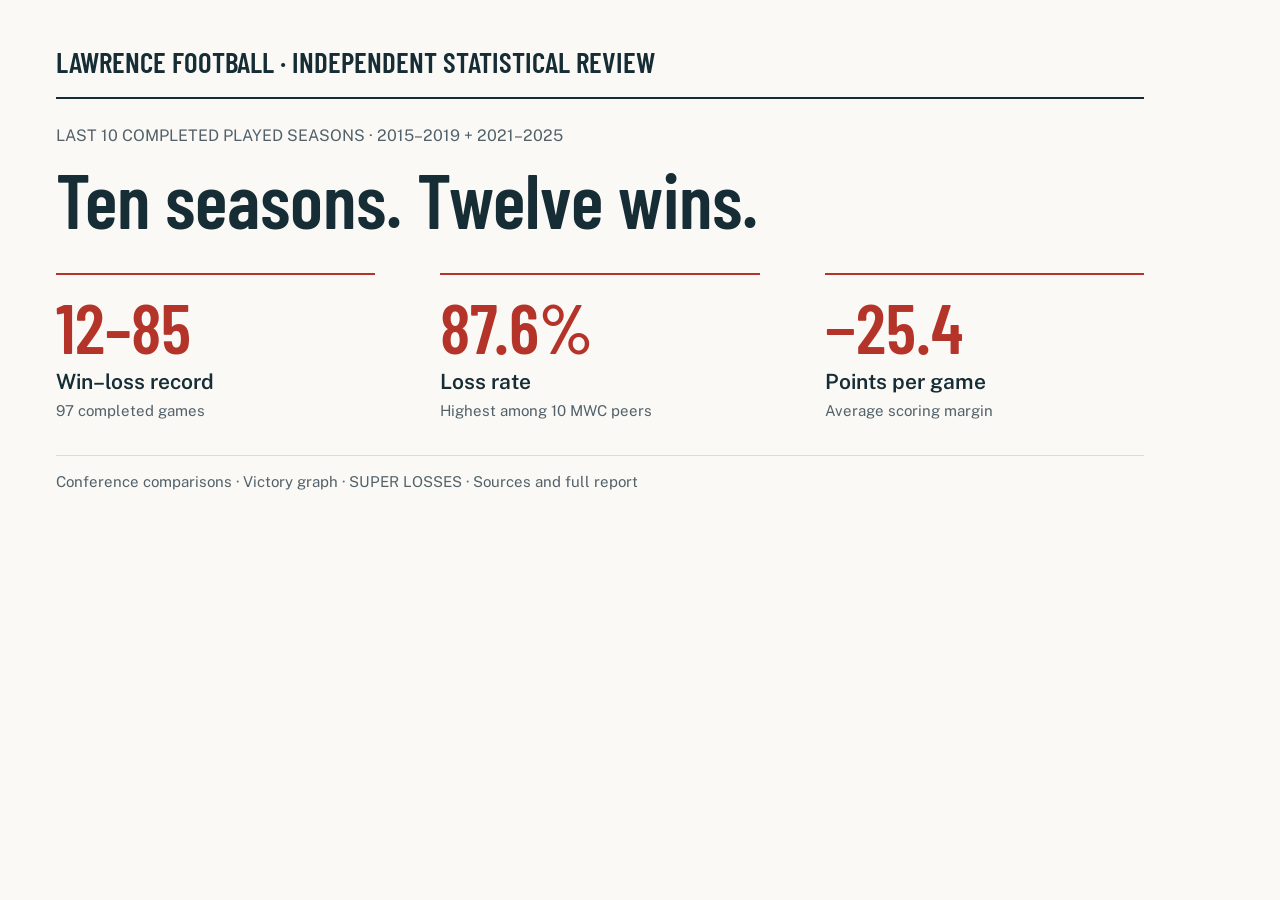
<file: assets/share-preview.html>
<!doctype html><html lang="en"><meta charset="utf-8"><title>Lawrence football sharing preview</title><link rel="stylesheet" href="../fonts.css"><style>*{box-sizing:border-box}body{margin:0;width:1200px;height:630px;padding:44px 56px;background:#faf9f5;color:#172d36;font-family:'Public Sans',Arial,sans-serif}.brand{font:600 29px 'Barlow Condensed',Arial,sans-serif;border-bottom:2px solid #172d36;padding-bottom:18px}.period{font-size:16px;margin-top:27px;color:#52616a}h1{font:600 76px/1.1 'Barlow Condensed',Arial,sans-serif;margin:12px 0 32px}.metrics{display:flex;gap:65px}.metric{flex:1;border-top:2px solid #b43429;padding-top:16px}.number{font:600 70px/1 'Barlow Condensed',Arial,sans-serif;color:#b43429}.label{font-size:21px;font-weight:600;margin-top:8px}.note{font-size:15px;color:#52616a;margin-top:8px}.footer{border-top:1px solid #d6dddc;margin-top:36px;padding-top:17px;font-size:15px;color:#52616a}</style><body><div class="brand">LAWRENCE FOOTBALL · INDEPENDENT STATISTICAL REVIEW</div><div class="period">LAST 10 COMPLETED PLAYED SEASONS · 2015–2019 + 2021–2025</div><h1>Ten seasons. Twelve wins.</h1><div class="metrics"><div class="metric"><div class="number">12–85</div><div class="label">Win–loss record</div><div class="note">97 completed games</div></div><div class="metric"><div class="number">87.6%</div><div class="label">Loss rate</div><div class="note">Highest among 10 MWC peers</div></div><div class="metric"><div class="number">−25.4</div><div class="label">Points per game</div><div class="note">Average scoring margin</div></div></div><div class="footer">Conference comparisons · Victory graph · SUPER LOSSES · Sources and full report</div></body></html>
</file>
<file: fonts.css>
@font-face {
  font-family: 'Barlow Condensed';
  font-style: normal;
  font-weight: 600;
  font-display: swap;
  src: url(assets/font-0.ttf) format('truetype');
}
@font-face {
  font-family: 'Barlow Condensed';
  font-style: normal;
  font-weight: 700;
  font-display: swap;
  src: url(assets/font-1.ttf) format('truetype');
}
@font-face {
  font-family: 'Public Sans';
  font-style: normal;
  font-weight: 400;
  font-display: swap;
  src: url(assets/font-2.ttf) format('truetype');
}
@font-face {
  font-family: 'Public Sans';
  font-style: normal;
  font-weight: 500;
  font-display: swap;
  src: url(assets/font-3.ttf) format('truetype');
}
@font-face {
  font-family: 'Public Sans';
  font-style: normal;
  font-weight: 600;
  font-display: swap;
  src: url(assets/font-4.ttf) format('truetype');
}
@font-face {
  font-family: 'Public Sans';
  font-style: normal;
  font-weight: 700;
  font-display: swap;
  src: url(assets/font-5.ttf) format('truetype');
}
</file>
<file: story.css>
:root{--paper:#faf9f5;--ink:#172d36;--muted:#52616a;--rule:#d6dddc;--red:#b43429;--blue:#08658e;--peer:#93a9b0;--display:'Barlow Condensed',Arial,sans-serif;--body:'Public Sans',Arial,sans-serif}*{box-sizing:border-box}html{scroll-behavior:smooth}body{margin:0;background:var(--paper);color:var(--ink);font:16px/1.55 var(--body)}a{color:var(--blue);text-underline-offset:3px}button,input{font:inherit}button,a,summary{touch-action:manipulation}button:focus-visible,a:focus-visible,summary:focus-visible,[tabindex]:focus-visible{outline:3px solid var(--blue);outline-offset:4px}.skip{position:absolute;top:-70px;left:20px;background:white;padding:10px}.skip:focus{top:10px;z-index:10}.wrap{width:min(1280px,calc(100% - 64px));margin:auto}.masthead{display:flex;align-items:center;justify-content:space-between;gap:25px;padding:20px 0;border-bottom:1px solid var(--ink)}.brand{font:600 25px/1 var(--display);text-decoration:none;color:var(--ink)}nav{display:flex;gap:22px;margin-left:auto;font-size:13px}nav a{color:var(--ink);text-decoration:none}.share-control{position:relative}#share-button{display:flex;align-items:center;gap:7px;border:1px solid var(--ink);padding:8px 11px;background:transparent;color:var(--ink);font-size:13px;cursor:pointer}#share-status{font-size:11px;position:absolute;right:0;top:100%;width:170px;text-align:right}#share-fallback{position:absolute;right:0;top:100%;z-index:5;padding:15px;background:var(--paper);border:1px solid var(--rule);width:300px}#share-fallback label{font-size:13px}#share-url{width:100%;padding:8px;font-size:12px}.opening{display:grid;grid-template-columns:1fr auto;gap:45px;padding:30px 0 25px;align-items:center}.eyebrow{font-size:11px;font-weight:700;letter-spacing:.09em;text-transform:uppercase;color:var(--muted);margin:0 0 6px}h1,h2,h3,p{margin:0}h1,h2,h3{font-family:var(--display);font-weight:600;line-height:1.1}h1{font-size:clamp(38px,4vw,58px)}.lede{max-width:850px;font-size:17px;margin-top:12px}.streak{padding-left:25px;border-left:1px solid var(--rule);width:200px}.streak strong{font:600 64px/1 var(--display);color:var(--red)}.streak span{display:block;font-weight:700;font-size:13px;margin:4px 0}.streak small{display:block;font-size:11px;color:var(--muted)}.comparison{padding-top:22px;border-top:2px solid var(--ink)}.section-heading{display:flex;justify-content:space-between;align-items:baseline;gap:20px;margin-bottom:16px}h2{font-size:31px}.legend{font-size:12px;white-space:nowrap}.legend b{color:var(--red)}.compare-grid{display:grid;grid-template-columns:repeat(3,minmax(0,1fr));gap:30px}.metric{min-width:0}.metric+.metric{border-left:1px solid var(--rule);padding-left:24px}h3{font-size:25px}.metric-subtitle{font-size:12px;color:var(--muted);margin:5px 0 12px;min-height:56px}.metric-value{font:600 39px/1 var(--display);color:var(--red)}.metric-finding{font-size:12px;font-weight:600;margin:5px 0 14px;min-height:37px}.chart-row{display:grid;grid-template-columns:86px minmax(0,1fr) 50px;align-items:center;gap:8px;padding:7px 4px;font-size:11px;min-height:34px}.chart-row.lawrence{background:#f4e2dd;font-weight:700}.chart-row strong{text-align:right;font-size:12px}.track{height:16px;background:#edf0ee;position:relative}.bar{position:absolute;height:12px;top:2px;background:var(--peer);left:0}.lawrence .bar{background:var(--red)}.margin .track:after{content:'';position:absolute;left:50%;top:-3px;bottom:-3px;width:1px;background:#849298}.axis{display:flex;justify-content:space-between;margin:8px 50px 0 98px;font-size:10px;color:var(--muted)}.chart-note{font-size:12px;color:var(--muted);margin:16px 0}.details{border-top:1px solid var(--rule);padding:13px 0;font-size:14px}.details summary{cursor:pointer;font-weight:600}.details[open] summary{margin-bottom:14px}.details p{margin:12px 0}.table-scroll{overflow:auto;max-width:100%}table{width:100%;border-collapse:collapse;font-size:13px;min-width:780px;font-variant-numeric:tabular-nums}th,td{padding:10px 12px;border-bottom:1px solid var(--rule);text-align:right}th:first-child,td:first-child{text-align:left}thead th{font-size:11px;text-transform:uppercase;color:var(--muted)}tr.lawrence{background:#f4e2dd}caption{text-align:left;font-weight:600;margin-bottom:10px}.story-section{border-top:2px solid var(--ink);padding:24px 0;margin-top:24px}.section-heading p{font-size:14px;color:var(--muted);max-width:650px}.victory-graph{display:grid;grid-template-columns:repeat(10,1fr);gap:10px;margin:20px 0 10px}.victory-year{text-align:center}.victory-column{height:105px;display:flex;flex-direction:column;align-items:center;justify-content:flex-end}.victory-column strong{font:600 24px/1.1 var(--display);color:var(--blue)}.victory-bar{width:70%;background:var(--blue);margin-top:6px}.victory-label{font-size:11px;display:block;margin-top:7px}.no-season{font-size:10px;color:var(--muted)}.spotlight{display:grid;grid-template-columns:1fr 1fr;gap:35px;align-items:center}.spotlight p{font-size:15px;margin:12px 0}.score-contrast{display:grid;grid-template-columns:1fr 1fr;gap:20px;padding:18px 0}.score-contrast strong{font:600 74px/1 var(--display);color:var(--red)}.score-contrast span{display:block;font-size:13px;font-weight:700}.score-contrast small{display:block;color:var(--muted);font-size:12px}.evidence{font-size:13px;padding-bottom:25px}.evidence p{margin:12px 0}.evidence ul{padding-left:20px}.evidence li{margin:8px 0}footer{border-top:1px solid var(--rule);padding:18px 0;font-size:12px;color:var(--muted)}.pending{min-height:350px;display:flex;align-items:center;color:var(--muted)}
@media(max-width:1000px){.wrap{width:calc(100% - 40px)}.compare-grid{gap:18px}.metric+.metric{padding-left:16px}.chart-row{grid-template-columns:75px 1fr 43px;gap:5px;font-size:10px}.axis{margin-left:84px;margin-right:45px}.opening{gap:24px}.streak{width:165px}}
@media(max-width:740px){.masthead{flex-wrap:wrap;gap:15px;padding:16px 0}nav{order:3;width:100%;margin:0;gap:24px}.brand{font-size:23px}.opening{grid-template-columns:1fr;padding:24px 0;gap:20px}.streak{display:grid;grid-template-columns:auto 1fr;column-gap:12px;width:auto;border:0;padding:0;align-items:center}.streak strong{font-size:47px;grid-row:span 2}.streak span{margin:0}.streak small{max-width:270px}.lede{font-size:16px}.section-heading{display:block}h2{font-size:29px}.legend{margin-top:8px}.compare-grid{grid-template-columns:1fr;gap:26px}.metric+.metric{border:0;border-top:1px solid var(--rule);padding:22px 0 0}.metric-subtitle,.metric-finding{min-height:0}.metric-subtitle{margin-bottom:10px}.metric-finding{margin-bottom:12px}.chart-row{grid-template-columns:96px 1fr 53px;font-size:12px;gap:8px;padding:7px 5px}.axis{margin-left:109px;margin-right:58px}.victory-graph{gap:4px;overflow-x:auto;min-height:150px}.victory-label{font-size:9px;writing-mode:vertical-rl;margin:8px auto}.victory-column strong{font-size:21px}.victory-bar{width:85%}.spotlight{grid-template-columns:1fr;gap:8px}.score-contrast{padding:0}.score-contrast strong{font-size:64px}.story-section .section-heading p{margin-top:10px}.evidence{font-size:13px}}
@media(prefers-reduced-motion:reduce){html{scroll-behavior:auto}}

.cost-estimate{display:grid;grid-template-columns:minmax(280px,1fr) 2fr;gap:28px;align-items:center;padding:18px 20px;margin:0 0 24px;background:#f4e2dd;border-left:4px solid var(--red)}.cost-estimate h2{font-size:36px;color:var(--red)}.cost-estimate p{font-size:13px}.cost-estimate .eyebrow{font-size:10px}.cost-estimate .cost-limit{font-size:12px;margin-top:6px;color:var(--muted)}@media(max-width:740px){.cost-estimate{grid-template-columns:1fr;gap:12px;padding:16px;margin-bottom:20px}.cost-estimate h2{font-size:32px}}

/* Sharing stays visible at every scroll position on both report pages. */
.share-control{position:fixed;right:max(20px,env(safe-area-inset-right));bottom:calc(20px + env(safe-area-inset-bottom));z-index:50;margin:0}#share-button{min-height:48px;min-width:100px;padding:12px 16px;gap:9px;background:var(--ink);color:var(--paper);border:1px solid var(--ink);border-radius:6px;box-shadow:0 3px 12px #172d3626;font:600 14px var(--body)}#share-button:hover{background:var(--blue);color:var(--paper)}#share-button svg{width:22px;height:22px;flex-shrink:0}#share-status{position:absolute;right:0;top:auto;bottom:calc(100% + 8px);width:220px;max-width:calc(100vw - 40px);padding:8px 10px;background:var(--paper);color:var(--ink);border:1px solid var(--rule);border-radius:4px;font-size:12px;text-align:right}#share-status:empty{display:none}#share-fallback{top:auto;bottom:calc(100% + 62px);right:0;width:min(320px,calc(100vw - 40px));box-shadow:0 3px 12px #172d3626}footer{padding-bottom:100px}@media print{.share-control{display:none}}
</file>
<file: style.css>
:root{--ink:#162934;--muted:#53616b;--paper:#faf9f5;--blue:#08658e;--red:#aa372c;--rule:#d5d8d5;--display:'Barlow Condensed',sans-serif;--body:'Public Sans',sans-serif}*{box-sizing:border-box}html{scroll-behavior:smooth;scroll-padding-top:24px}body{margin:0;background:var(--paper);color:var(--ink);font:16px/1.65 var(--body);font-variant-numeric:tabular-nums}a{color:var(--blue);text-underline-offset:4px}a:hover{text-decoration-thickness:2px}a:focus-visible,button:focus-visible,select:focus-visible,[tabindex]:focus-visible,summary:focus-visible{outline:3px solid #c46e17;outline-offset:4px}::selection{background:#c8e7f1;color:#142a36}main,.masthead,footer{max-width:1280px;margin:auto;padding:0 48px}.masthead{display:flex;align-items:center;justify-content:space-between;padding-top:25px;padding-bottom:25px;border-bottom:2px solid var(--ink);gap:25px}.brand{font-family:var(--display);font-size:24px;font-weight:700;letter-spacing:.02em;text-decoration:none;color:var(--ink)}.brand span{display:block;font:12px/1.5 var(--body);letter-spacing:0;color:var(--muted)}nav{display:flex;gap:24px;font-size:14px}nav a{color:var(--ink);text-decoration:none}nav a:hover{text-decoration:underline}.opening{display:grid;grid-template-columns:minmax(0,1fr) 250px;gap:55px;padding:38px 0 26px}h1,h2,h3{font-family:var(--display);line-height:1.08;margin:0 0 16px;font-weight:600}h1{font-size:clamp(42px,4.6vw,64px);letter-spacing:-.02em}h2{font-size:38px}h3{font-size:26px}p{margin:0 0 16px}.lede{font-size:19px;line-height:1.6;max-width:72ch}.dateline{font-size:12px;color:var(--muted);margin:0}.finding{border-left:1px solid var(--rule);padding:0 0 0 28px}.finding strong{display:block;font-family:var(--display);font-size:80px;line-height:1;color:var(--red)}.finding span{display:block;line-height:1.4;font-size:14px;max-width:23ch;margin:8px 0 18px}.finding p{font-size:14px;margin:0}.summaryline{display:flex;justify-content:space-between;gap:20px;border-block:1px solid var(--rule);padding:16px 0}.summaryline p{margin:0;font-size:13px}.summaryline b{font-size:22px;margin-right:10px}.section{padding:44px 0;border-bottom:1px solid var(--rule)}.sectionhead{display:flex;align-items:flex-start;justify-content:space-between;gap:32px;margin-bottom:22px}.sectionhead p{max-width:75ch;margin:0;color:var(--muted)}.sectionhead>a{font-size:13px;min-width:165px}.legend{display:flex;gap:18px;flex-wrap:wrap;min-width:180px;font-size:12px;padding-top:8px}.legend span{white-space:nowrap}.legend i{display:inline-block;width:12px;height:12px;margin-right:7px;border-radius:50%}.blue{background:var(--blue)}.red{background:var(--red)}.chart svg{display:block;width:100%;height:auto;overflow:visible}.chart text{font-family:var(--body);font-size:12px;fill:var(--muted)}.chart .value{font-size:12px;font-weight:700;fill:var(--ink)}.caption{font-size:12px;color:var(--muted);line-height:1.6;margin:12px 0 0}.analysisgrid{display:grid;grid-template-columns:repeat(3,minmax(0,1fr));gap:36px;margin-top:30px}.analysisgrid.two{grid-template-columns:repeat(2,minmax(0,1fr))}.analysisgrid article p{font-size:15px}.dark{background:#142b39;color:#f6f7f4;padding:35px;margin-inline:-35px;border:0;margin-top:15px}.dark .sectionhead p,.dark .caption{color:#c3d3dc}.dark a{color:#a8dbee}.deepgrid{display:grid;grid-template-columns:1fr 1fr;gap:42px}.deepgrid p{font-size:15px;margin-top:20px}.scorestrip{display:grid;grid-template-columns:repeat(9,1fr);gap:5px}.scorebox{border-top:3px solid #93bbcd;padding-top:9px;text-align:center}.scorebox .team{font-size:10px;display:block}.scorebox b{display:block;font:600 29px/1.3 var(--display)}.scorebox span:last-child{font-size:12px;color:#c3d3dc}.scorebox.zero{border-color:#ef9e93}.scorebox.zero b{color:#ef9e93}.comparison{font-size:13px}.comparison caption{text-align:left;font-weight:700;font-size:16px;padding-bottom:12px}.comparison td,.comparison th{border-color:#3d5360}.comparison th{color:inherit}.comparison tbody th{font-weight:400}.comparison td{font-weight:600}.tablewrap{overflow-x:auto;scrollbar-color:#879aa5 #e9eae5}table{border-collapse:collapse;width:100%;font-size:14px;text-align:left}th,td{padding:12px 10px;border-bottom:1px solid var(--rule);vertical-align:top}thead th{font-size:11px;color:var(--muted);text-transform:uppercase;letter-spacing:.03em;line-height:1.4}tbody th{font-weight:600}td:not(:first-child){font-variant-numeric:tabular-nums}.seasontable{text-align:right}.seasontable th:first-child,.seasontable td:first-child{text-align:left}.seasontable td,.seasontable th{padding:10px 9px}.seasontable .bad{color:var(--red);font-weight:600}.seasontable .recent{background:#f0e8e2}.seasontable .partial{background:#e8f0f2}.seasontable button{font:600 14px var(--body);background:none;border:0;padding:0;cursor:pointer;color:var(--blue);text-decoration:underline;text-underline-offset:4px}.gameexplorer{margin-top:32px;padding:25px;background:#eef1ef}.explorerhead{display:flex;justify-content:space-between;align-items:center;gap:20px}.explorerhead h3{margin:0}.explorerhead label{font-size:13px;margin-right:12px}select{font:inherit;border:1px solid #9ba9ae;padding:8px 32px 8px 12px;background:#fff;color:var(--ink);border-radius:0}#season-summary{margin:15px 0;font-size:14px}.current{display:grid;grid-template-columns:1.4fr 1fr;gap:70px}.current aside{border-left:1px solid var(--rule);padding-left:35px}.latestscore{font:600 32px/1.3 var(--display)}.latestscore b{float:right}.timeline{display:grid;grid-template-columns:repeat(3,1fr);gap:34px;margin-top:30px}.timeline article{border-top:3px solid var(--blue);padding-top:15px}.timeline b{color:var(--blue);font-size:14px}.timeline h3{margin-top:12px}.timeline p{font-size:15px}.methodnote{padding:20px 0;border-block:1px solid var(--rule);font-size:13px;color:var(--muted);margin:25px 0}.reading{max-width:80ch;font-size:19px}.sources>p{max-width:85ch}.sources details{border-top:1px solid var(--rule);padding:17px 0}.sources summary{cursor:pointer;font-weight:600}.sources details p,.sources details ul{font-size:14px;max-width:90ch;margin-top:16px}.sources li{margin-bottom:12px}#source-inventory{display:grid;grid-template-columns:repeat(4,1fr);gap:12px;font-size:13px;margin-top:20px}footer{padding-top:25px;padding-bottom:30px;display:flex;justify-content:space-between;gap:30px;font-size:12px;color:var(--muted)}footer p{max-width:80ch}.skip{position:absolute;left:12px;top:-100px;background:#fff;padding:10px;z-index:4}.skip:focus{top:12px}.visually-hidden{position:absolute;width:1px;height:1px;padding:0;margin:-1px;overflow:hidden;clip:rect(0,0,0,0);white-space:nowrap;border:0}@media(max-width:850px){main,.masthead,footer{padding-left:24px;padding-right:24px}.opening{gap:25px;grid-template-columns:1fr 190px}.finding{padding-left:20px}.sectionhead{display:block}.legend{margin-top:15px}.sectionhead>a{display:inline-block;margin-top:12px}.analysisgrid{gap:22px}.deepgrid{grid-template-columns:1fr;gap:20px}.dark{margin-inline:0;padding:25px}.current{gap:30px}.summaryline b{display:block}.timeline{gap:20px}#source-inventory{grid-template-columns:repeat(3,1fr)}}@media(max-width:600px){body{font-size:15px}.masthead{display:block;padding-top:18px;padding-bottom:16px}.brand{font-size:23px}.brand span{font-size:11px}nav{gap:24px;margin-top:15px;font-size:13px}.opening{display:block;padding-top:25px}h1{font-size:44px}h2{font-size:32px}h3{font-size:25px}.lede{font-size:17px}.finding{display:flex;align-items:center;flex-wrap:wrap;gap:12px;border-left:0;border-top:1px solid var(--rule);padding:18px 0 0;margin-top:22px}.finding strong{font-size:60px}.finding span{max-width:24ch;margin:0}.finding p{width:100%;font-size:13px}.finding br{display:none}.summaryline{gap:13px}.summaryline p{font-size:11px;line-height:1.4;flex:1}.summaryline b{font-size:23px;line-height:1.5}.section{padding:30px 0}.analysisgrid,.analysisgrid.two,.current,.timeline{grid-template-columns:1fr;gap:22px}.analysisgrid article p{margin-bottom:8px}.dark{padding:23px 18px}.dark h2{font-size:32px}.scorestrip{gap:3px}.scorebox .team{font-size:8px}.scorebox b{font-size:25px}.scorebox span:last-child{font-size:10px}.tablewrap{margin-right:-8px}.seasontable{min-width:850px}.gameexplorer{padding:18px 12px}.gameexplorer table{min-width:530px}.explorerhead{align-items:flex-start}.explorerhead h3{font-size:25px}.explorerhead label{display:block;font-size:11px}.explorerhead select{font-size:14px;padding:5px 20px 5px 8px}.current aside{border-left:0;border-top:1px solid var(--rule);padding:22px 0 0}.timeline article{padding-top:12px}.reading{font-size:17px}#source-inventory{grid-template-columns:repeat(2,1fr)}footer{display:block}.chart{overflow-x:auto}.chart svg{min-width:690px}.caption{font-size:11px}}@media(prefers-reduced-motion:reduce){html{scroll-behavior:auto}}@media print{nav,.download,.explorerhead select,.skip{display:none}body{font-size:11px;background:white}.section{break-inside:avoid}.tablewrap{overflow:visible}.seasontable{min-width:0}.dark{background:#eee;color:#111}.dark p,.dark .caption{color:#111}main,.masthead,footer{padding:0}.chart svg{min-width:0}a{color:inherit}}

/* Victory graph and current streak lead the report. */
.streak strong{font-size:94px}.streak>span{font-weight:700;color:var(--red);font-size:19px;max-width:none;letter-spacing:.02em}.streak .lastwin{margin-top:12px;font-size:12px}.victorysection{padding:25px 0 28px;border-bottom:2px solid var(--ink)}.victorysection h2{color:var(--blue);font-size:36px;letter-spacing:.01em}.victorysection .sectionhead{margin-bottom:16px}.victorygrid{display:grid;grid-template-columns:repeat(16,minmax(0,1fr));gap:13px}.victoryyear{text-align:center}.victorycolumn{height:125px;display:flex;flex-direction:column;justify-content:flex-end;align-items:center;border-bottom:1px solid #a8b6bc;gap:4px}.victorycolumn strong{font:600 23px/1 var(--display);color:var(--blue)}.victorybar{background:var(--blue);width:70%;min-height:2px}.victorylabel{font-size:11px;display:block;margin-top:7px}.no-season{font-size:10px;line-height:1.4;color:var(--muted);padding-bottom:8px}.streak-breakdown{display:flex;gap:8px 22px;align-items:baseline;flex-wrap:wrap;margin-top:20px;padding-top:15px;border-top:1px solid var(--rule);font-size:12px}.streak-breakdown strong{font-size:17px;color:var(--red)}
@media(max-width:850px){.victorygrid{gap:7px}.summaryline{flex-wrap:wrap}.summaryline p{flex:1}.streak strong{font-size:80px}}
@media(max-width:600px){nav{gap:16px;flex-wrap:wrap}.streak strong{font-size:76px}.streak>span{font-size:19px;max-width:none}.streak p{flex-basis:100%}.streak .lastwin{margin-top:0}.summaryline{display:grid;grid-template-columns:1fr 1fr;gap:12px}.summaryline b{display:inline;margin-right:8px}.victorygrid{grid-template-columns:repeat(8,minmax(0,1fr));gap:18px 9px}.victorycolumn{height:112px}.victorylabel{font-size:10px}.victorysection .sectionhead>a{margin-top:8px}.victorysection h2{font-size:32px}.victorysection{padding-top:23px}.streak-breakdown{display:grid;gap:5px}}

.superlosses h2{color:var(--red);font-size:40px}.chicago-feature{display:grid;grid-template-columns:1.3fr 1fr;gap:35px;background:#142b39;color:#f6f7f4;padding:26px 30px;margin-bottom:25px}.chicago-numbers{display:flex;align-items:center;justify-content:space-between;gap:20px}.chicago-numbers>div{display:flex;flex-direction:column}.chicago-numbers strong{font:700 86px/1 var(--display);color:#ffb1a5}.chicago-numbers span{font-size:12px;font-weight:600;letter-spacing:.02em;margin-top:10px}.chicago-numbers .versus{font-size:20px;color:#c3d3dc}.chicago-context h3{margin-bottom:10px}.chicago-context p{font-size:14px;margin-bottom:10px}.chicago-context a{color:#a8dbee;font-size:13px}.super-table caption{text-align:left;font-weight:600;padding-bottom:14px}.super-table td:nth-child(n+3),.super-table th:nth-child(n+3){text-align:right}.super-table .chicago-row{background:#f1ded8;color:#76251d;font-weight:700}.super-table .chicago-row a{color:#76251d}.super-equals{font-size:13px;margin-top:18px;max-width:90ch}.summaryline a{text-decoration:none;color:var(--red)}
@media(max-width:850px){.chicago-feature{grid-template-columns:1fr;gap:24px}.chicago-numbers{justify-content:flex-start;gap:45px}.summaryline{flex-wrap:wrap}.summaryline p{min-width:140px}nav{gap:16px;flex-wrap:wrap}}
@media(max-width:600px){.chicago-feature{padding:23px 18px}.chicago-numbers{justify-content:space-between;gap:10px}.chicago-numbers strong{font-size:64px}.chicago-numbers span{font-size:10px;max-width:13ch}.chicago-numbers .versus{font-size:17px}.superlosses h2{font-size:36px}.super-table{min-width:570px}.summaryline p{min-width:0}}

/* Conference comparison and explicit visitor-controlled sharing. */
.masthead{flex-wrap:wrap}.masthead nav{flex-wrap:wrap;gap:12px 18px}.share-control{position:relative;margin-left:auto}#share-button{display:flex;align-items:center;gap:7px;border:1px solid var(--ink);background:transparent;color:var(--ink);padding:8px 11px;font:600 13px var(--body);cursor:pointer}#share-button:hover{background:#e4edf0}#share-status{font-size:11px;display:block;max-width:180px}#share-fallback{background:var(--paper);padding:12px;border:1px solid var(--rule);position:absolute;right:0;top:100%;z-index:5;width:min(320px,80vw)}#share-fallback label{display:block;font-size:12px}#share-url{width:100%;font:12px var(--body);padding:8px;border:1px solid var(--rule);color:var(--ink)}.peer-section h2{color:var(--blue)}.peer-takeaways{display:grid;grid-template-columns:repeat(3,1fr);gap:30px;margin:25px 0 30px}.peer-takeaways p{font-size:14px}.peer-takeaways strong{display:block;font:600 42px/1.1 var(--display);color:var(--red);margin-bottom:10px}.margin-row,.margin-axis{display:grid;grid-template-columns:145px 1fr 65px;align-items:center;gap:15px}.margin-row{padding:8px 10px;font-size:13px}.margin-row strong{text-align:right}.margin-track{height:22px;position:relative}.margin-track:before{content:'';position:absolute;left:50%;top:-8px;bottom:-8px;width:1px;background:#929fa6}.margin-track i{height:14px;position:absolute;top:4px}.margin-track .deficit{background:var(--red)}.margin-track .surplus{background:var(--blue)}.margin-axis{font-size:11px;color:var(--muted);padding:10px}.margin-axis div{display:flex;justify-content:space-between}.margin-chart{margin-bottom:25px}.lu-peer{background:#f1ded8;font-weight:700}.peer-table{margin-top:15px}.peer-table caption{text-align:left;font-weight:600;padding-bottom:12px}.peer-table td{text-align:right}.peer-conclusion{margin-top:25px}.peer-audit{padding:20px 0;border-block:1px solid var(--rule)}.peer-audit summary{font-weight:600;cursor:pointer}.peer-audit p{font-size:14px;margin:15px 0}.peer-section .methodnote p:last-child{margin:0}
@media(max-width:850px){.masthead nav{order:3;flex-basis:100%}.share-control{margin-left:auto}.peer-takeaways{gap:20px}.peer-table{min-width:790px}.peer-audit table{min-width:650px}}
@media(max-width:600px){.masthead{display:flex;gap:10px}.masthead nav{margin-top:5px;gap:10px 15px}.brand{font-size:20px}.brand span{font-size:10px}.peer-takeaways{grid-template-columns:1fr;gap:12px}.peer-takeaways strong{font-size:34px;display:inline;margin-right:10px}.margin-row,.margin-axis{grid-template-columns:92px 1fr 47px;gap:8px}.margin-row{font-size:11px;padding:8px 0}.margin-axis{padding:10px 0}.margin-track{height:18px}.margin-track i{height:12px}.peer-conclusion{font-size:17px}#share-button{padding:7px 9px;font-size:12px}}

.key-failure{border-top:2px solid var(--ink);padding:25px 0}.key-failure h2{font-size:34px;color:var(--red)}.failure-metrics{display:grid;grid-template-columns:repeat(4,1fr);gap:24px;margin:25px 0 15px}.failure-metrics strong{display:block;font:600 36px/1.15 var(--display);color:var(--red)}.failure-metrics span{display:block;font-size:12px;font-weight:600;margin:8px 0}.failure-metrics p{font-size:13px;margin:0}.key-failure>a{font-size:14px}.loss-row{display:grid;grid-template-columns:145px 1fr 35px;gap:15px;align-items:center;padding:8px 10px;font-size:14px}.loss-track{height:20px;position:relative;background:#eee9e5}.loss-track i{position:absolute;left:0;top:3px;height:14px;background:var(--red)}.loss-row strong{text-align:right}.loss-chart{margin:22px 0}.loss-table caption{text-align:left;font-weight:600;margin:16px 0}.loss-table td{text-align:right}.loss-verdict{max-width:80ch;margin:22px 0 32px;font-size:18px}.peer-section>.sectionhead{margin-bottom:28px}
@media(max-width:850px){.failure-metrics{grid-template-columns:repeat(2,1fr)}}@media(max-width:600px){.key-failure h2{font-size:30px}.failure-metrics{gap:20px 16px}.failure-metrics strong{font-size:28px}.failure-metrics p{font-size:12px}.loss-row{grid-template-columns:92px 1fr 22px;font-size:11px;gap:8px;padding:8px 0}.loss-table{font-size:12px}.loss-table th,.loss-table td{padding:10px 5px}.loss-table caption{font-size:13px}.loss-verdict{font-size:16px}}

/* Full-period comparison: raw losses and normalized outcomes stay distinct. */
.longterm-section h2{color:var(--blue)}.historical-headline{font-size:17px;max-width:none;margin:15px 0}.historical-verdict{display:grid;grid-template-columns:repeat(3,1fr);gap:28px;margin:25px 0 30px;padding:22px 0;border-block:1px solid var(--rule)}.historical-verdict strong{display:block;font:600 42px/1.1 var(--display);color:var(--red)}.historical-verdict span{display:block;font-weight:700;font-size:14px;margin:8px 0}.historical-verdict p{font-size:14px;margin:0}.longterm-table{min-width:800px}.longterm-table caption{text-align:left;font-weight:600;margin:12px 0}.longterm-table td{text-align:right;white-space:nowrap}.historical-loss-chart .loss-row{grid-template-columns:145px 1fr 45px}.historical-sources li{margin-bottom:12px}.longterm-section .eyebrow{font-size:12px;font-weight:700;letter-spacing:.08em;color:var(--muted);margin-bottom:8px}
@media(max-width:600px){.historical-verdict{grid-template-columns:1fr;gap:18px}.historical-verdict strong{font-size:34px}.historical-verdict p{font-size:13px}.historical-loss-chart .loss-row{grid-template-columns:92px 1fr 28px}.historical-headline{font-size:15px}.longterm-table{font-size:13px}}

/* Sharing stays visible at every scroll position on both report pages. */
.share-control{position:fixed;right:max(20px,env(safe-area-inset-right));bottom:calc(20px + env(safe-area-inset-bottom));z-index:50;margin:0}#share-button{min-height:48px;min-width:100px;padding:12px 16px;gap:9px;background:var(--ink);color:var(--paper);border:1px solid var(--ink);border-radius:6px;box-shadow:0 3px 12px #172d3626;font:600 14px var(--body)}#share-button:hover{background:var(--blue);color:var(--paper)}#share-button svg{width:22px;height:22px;flex-shrink:0}#share-status{position:absolute;right:0;top:auto;bottom:calc(100% + 8px);width:220px;max-width:calc(100vw - 40px);padding:8px 10px;background:var(--paper);color:var(--ink);border:1px solid var(--rule);border-radius:4px;font-size:12px;text-align:right}#share-status:empty{display:none}#share-fallback{top:auto;bottom:calc(100% + 62px);right:0;width:min(320px,calc(100vw - 40px));box-shadow:0 3px 12px #172d3626}footer{padding-bottom:100px}@media print{.share-control{display:none}}
</file>
